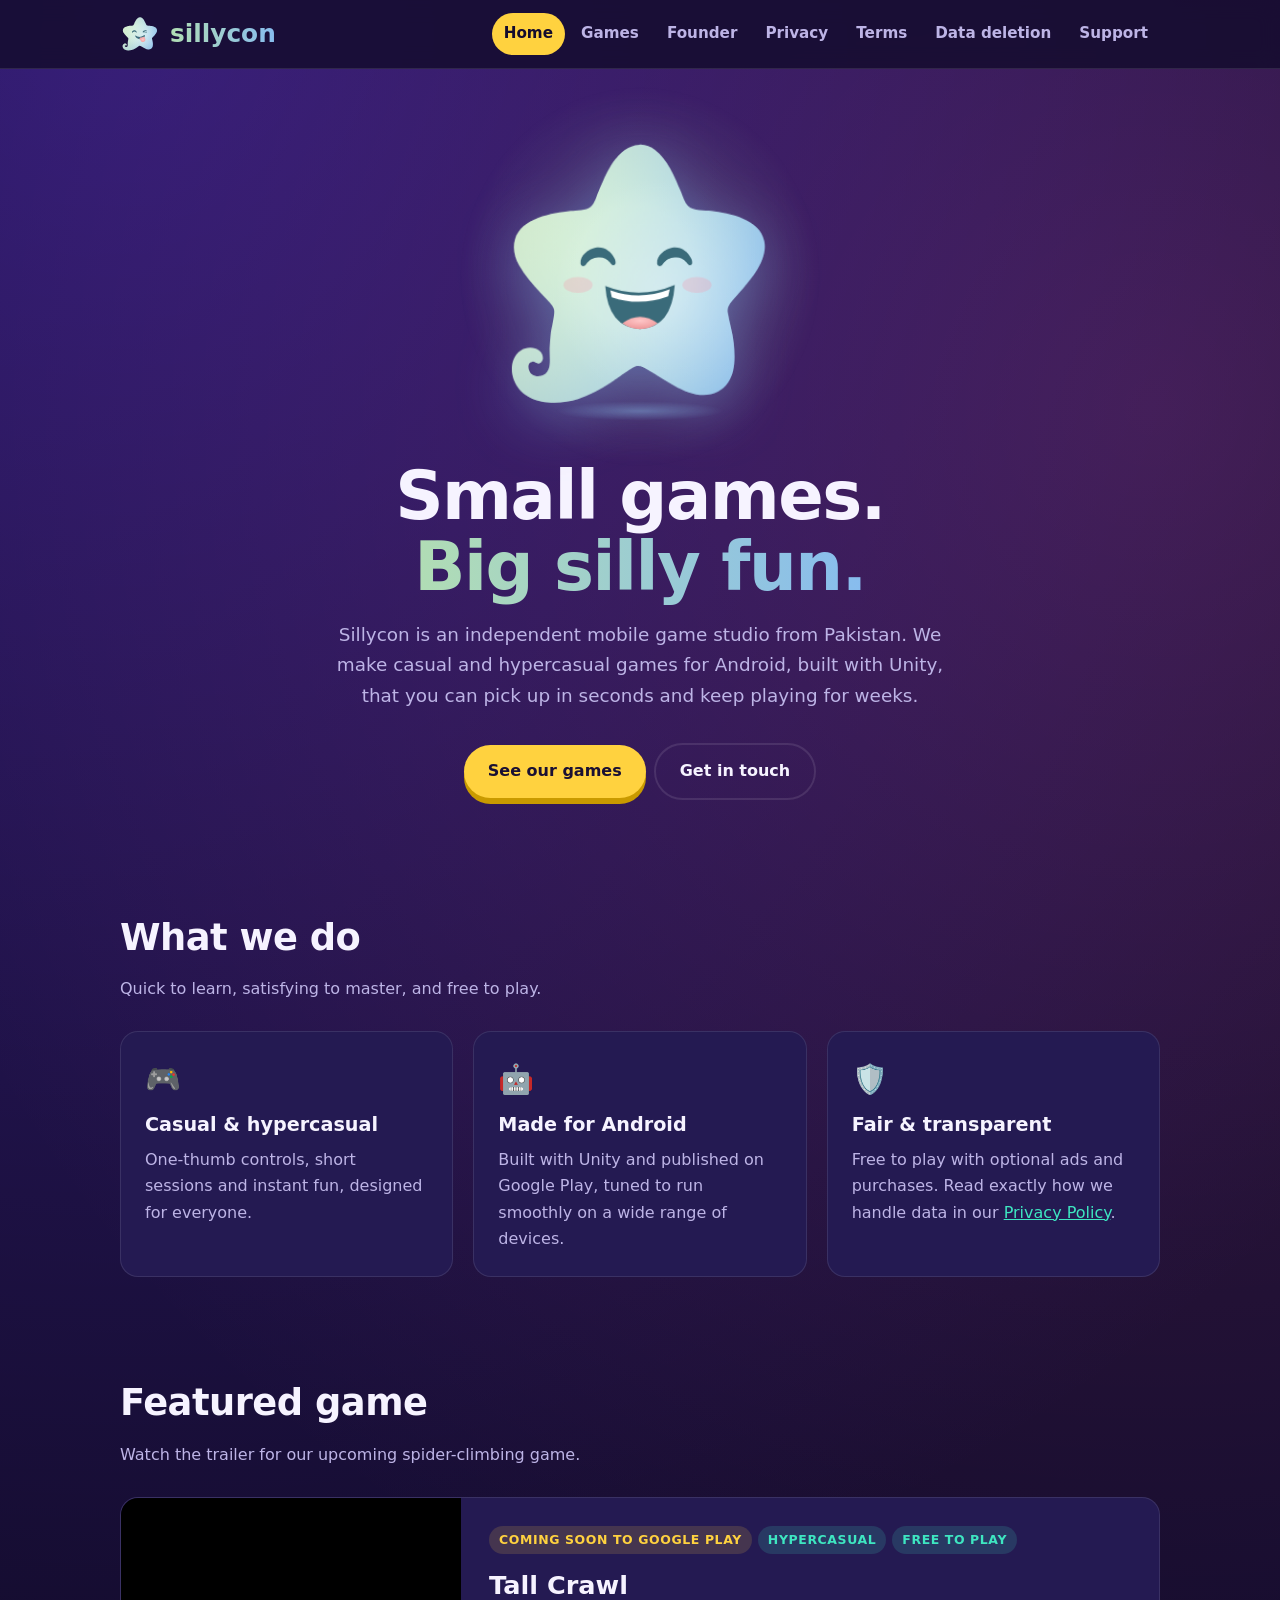
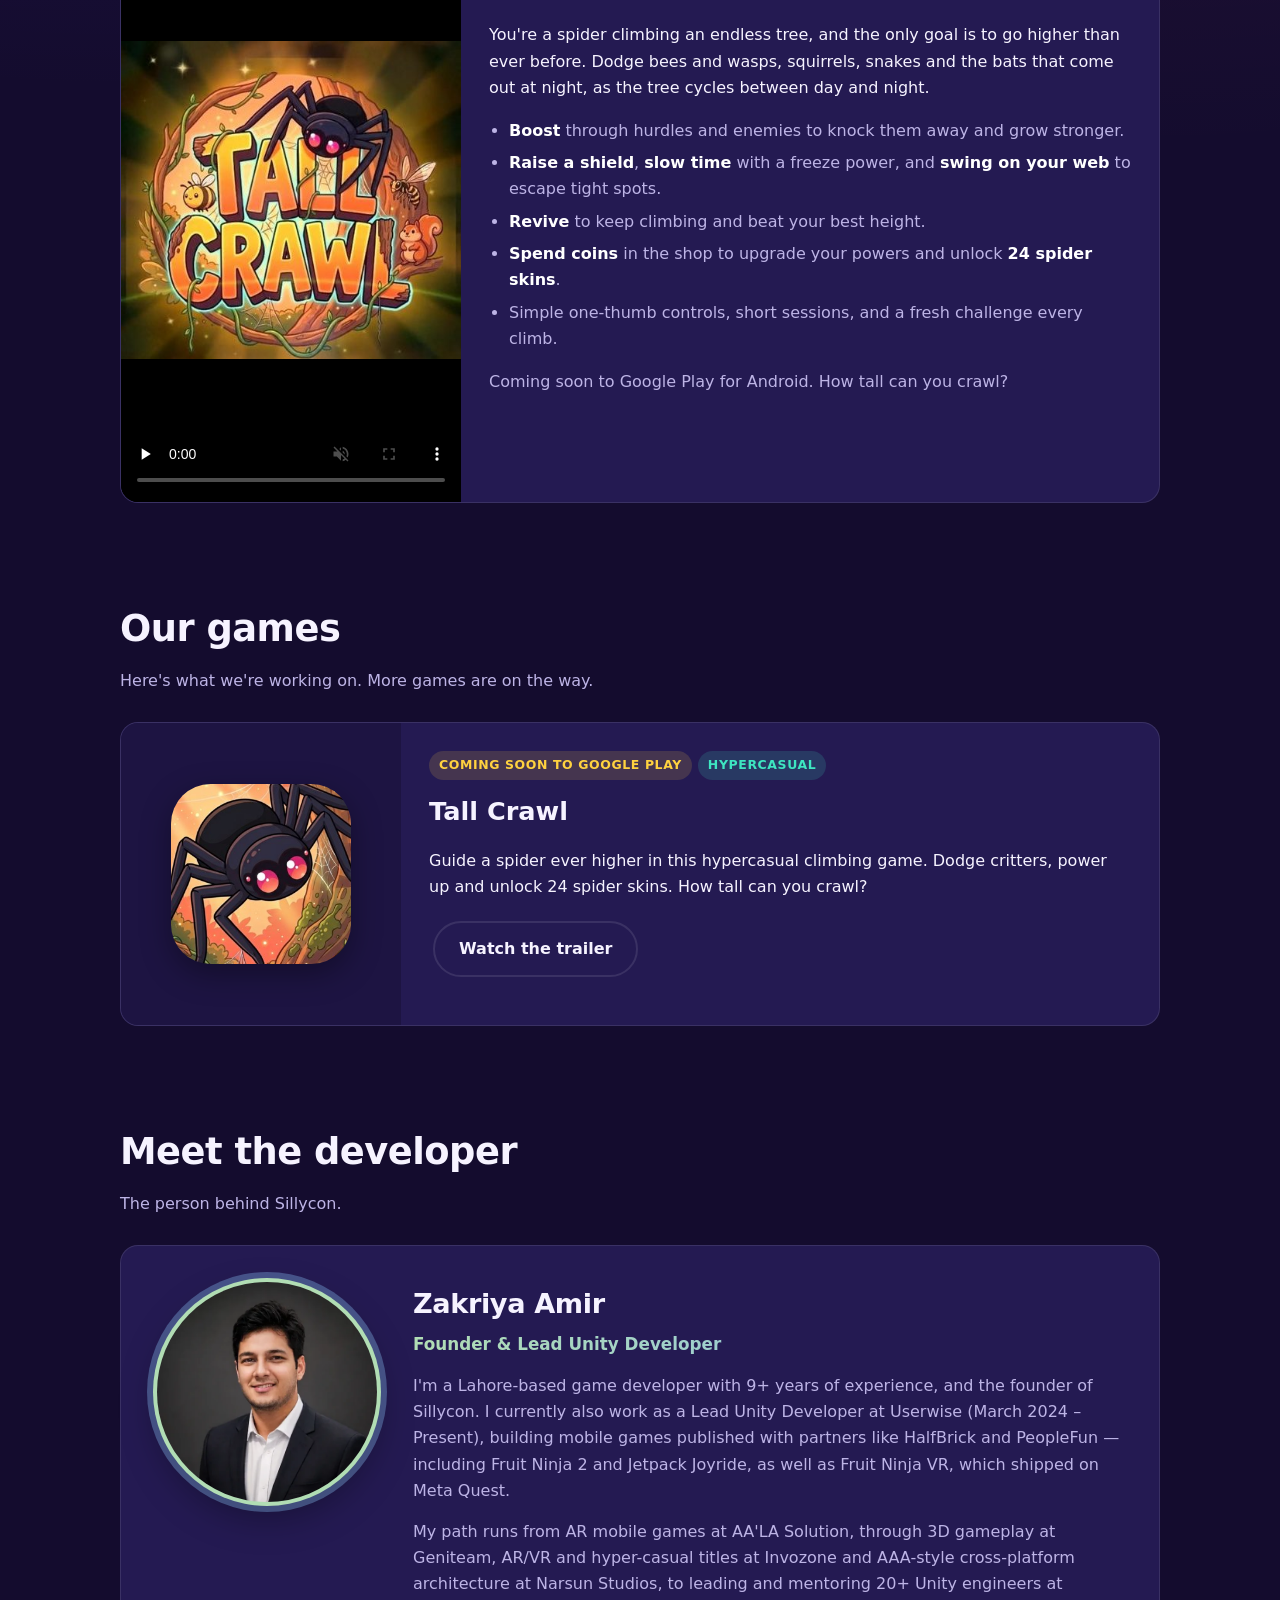
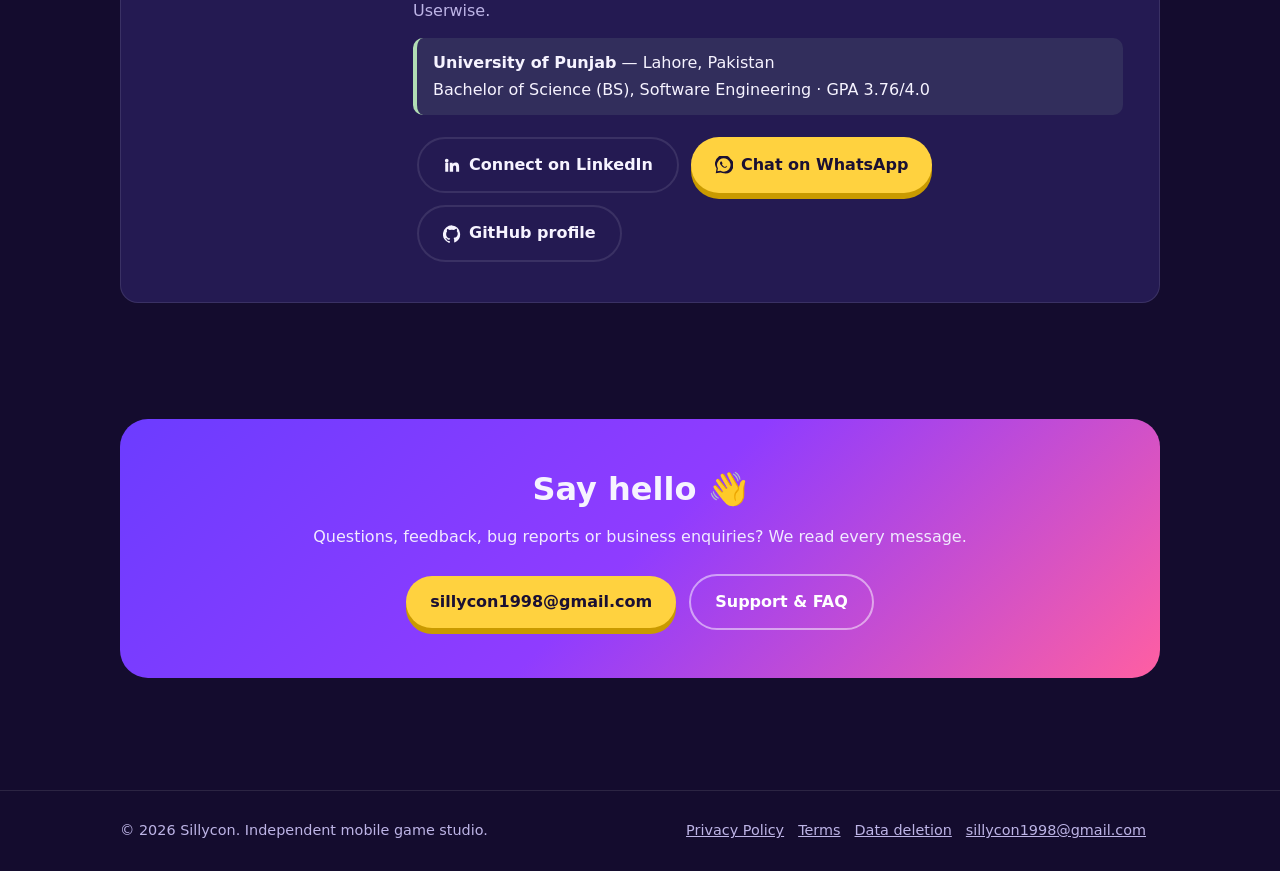
<file: index.html>
<!doctype html>
<html lang="en">
<head>
<meta charset="utf-8">
<meta name="viewport" content="width=device-width,initial-scale=1">
<title>Sillycon | Indie mobile game studio</title>
<meta name="description" content="Sillycon is an independent mobile game studio making casual and hypercasual games for Android, built with Unity.">
<meta name="theme-color" content="#140c2e">
<link rel="canonical" href="https://zakriyaamir.github.io/sillycon/">
<meta property="og:type" content="website">
<meta property="og:site_name" content="Sillycon">
<meta property="og:title" content="Sillycon | Indie mobile game studio">
<meta property="og:description" content="Sillycon is an independent mobile game studio making casual and hypercasual games for Android, built with Unity.">
<meta property="og:url" content="https://zakriyaamir.github.io/sillycon/">
<meta property="og:image" content="https://zakriyaamir.github.io/sillycon/assets/og.jpg">
<meta name="twitter:card" content="summary_large_image">
<link rel="icon" href="./assets/favicon.svg" type="image/svg+xml"><link rel="icon" href="./assets/favicon-32.png" sizes="32x32" type="image/png"><link rel="apple-touch-icon" href="./assets/apple-touch-icon.png">
<link rel="stylesheet" href="./assets/style.css">
</head>
<body>
<a href="#content" style="position:absolute;left:-9999px">Skip to content</a>
<header class="site"><div class="wrap">
<a class="brand" href="./index.html" aria-label="Sillycon home"><img src="./assets/sillycon-star.svg" alt="" width="40" height="40"><span>sillycon</span></a>
<nav class="main" aria-label="Main"><a href="./index.html" aria-current="page">Home</a><a href="./index.html#games">Games</a><a href="./index.html#founder">Founder</a><a href="./privacy-policy.html">Privacy</a><a href="./terms.html">Terms</a><a href="./data-deletion.html">Data deletion</a><a href="./support.html">Support</a></nav>
</div></header>
<div id="content"></div>
<main><section class="hero"><div class="wrap">
<div class="star-stage"><span class="shadow" aria-hidden="true"></span><div class="spider" aria-hidden="true"><svg viewBox="0 0 200 130" overflow="visible"><defs>
<radialGradient id="sp-ab" cx=".32" cy=".28" r=".8"><stop offset="0" stop-color="#3b3348"/><stop offset=".4" stop-color="#161018"/><stop offset="1" stop-color="#07050a"/></radialGradient>
<radialGradient id="sp-hd" cx=".38" cy=".3" r=".75"><stop offset="0" stop-color="#41384f"/><stop offset=".42" stop-color="#1a1424"/><stop offset="1" stop-color="#08060c"/></radialGradient>
<radialGradient id="sp-e" cx=".3" cy=".3" r=".72"><stop offset="0" stop-color="#ffc0da"/><stop offset=".38" stop-color="#ff3d8a"/><stop offset="1" stop-color="#8a0c42"/></radialGradient>
<radialGradient id="sp-sh" cx=".5" cy=".5" r=".5"><stop offset="0" stop-color="#000" stop-opacity=".4"/><stop offset="1" stop-color="#000" stop-opacity="0"/></radialGradient>
</defs>
<ellipse cx="108" cy="118" rx="56" ry="8" fill="url(#sp-sh)"/>
<g class="legs far"><g class="hip" data-g="a" data-amp="16" data-knee="-102" transform="translate(70 78) rotate(210)"><g class="femur"><line x1="0" y1="0" x2="36" y2="0" fill="none" stroke="#120c1a" stroke-width="6.2" stroke-linecap="round"/><line x1="0" y1="-0.8" x2="34" y2="-0.8" fill="none" stroke="#2a2238" stroke-width="1.6" stroke-linecap="round" opacity=".55"/><g class="tibia" transform="translate(36 0)"><line x1="0" y1="0" x2="34" y2="0" fill="none" stroke="#120c1a" stroke-width="5.6000000000000005" stroke-linecap="round"/><line x1="0" y1="-0.7" x2="30" y2="-0.7" fill="none" stroke="#2a2238" stroke-width="1.3" stroke-linecap="round" opacity=".45"/></g></g></g><g class="hip" data-g="b" data-amp="15" data-knee="-96" transform="translate(90 82) rotate(168)"><g class="femur"><line x1="0" y1="0" x2="36" y2="0" fill="none" stroke="#120c1a" stroke-width="6.2" stroke-linecap="round"/><line x1="0" y1="-0.8" x2="34" y2="-0.8" fill="none" stroke="#2a2238" stroke-width="1.6" stroke-linecap="round" opacity=".55"/><g class="tibia" transform="translate(36 0)"><line x1="0" y1="0" x2="34" y2="0" fill="none" stroke="#120c1a" stroke-width="5.6000000000000005" stroke-linecap="round"/><line x1="0" y1="-0.7" x2="30" y2="-0.7" fill="none" stroke="#2a2238" stroke-width="1.3" stroke-linecap="round" opacity=".45"/></g></g></g><g class="hip" data-g="a" data-amp="15" data-knee="96" transform="translate(118 82) rotate(12)"><g class="femur"><line x1="0" y1="0" x2="36" y2="0" fill="none" stroke="#120c1a" stroke-width="6.2" stroke-linecap="round"/><line x1="0" y1="-0.8" x2="34" y2="-0.8" fill="none" stroke="#2a2238" stroke-width="1.6" stroke-linecap="round" opacity=".55"/><g class="tibia" transform="translate(36 0)"><line x1="0" y1="0" x2="34" y2="0" fill="none" stroke="#120c1a" stroke-width="5.6000000000000005" stroke-linecap="round"/><line x1="0" y1="-0.7" x2="30" y2="-0.7" fill="none" stroke="#2a2238" stroke-width="1.3" stroke-linecap="round" opacity=".45"/></g></g></g><g class="hip" data-g="b" data-amp="16" data-knee="102" transform="translate(140 78) rotate(-28)"><g class="femur"><line x1="0" y1="0" x2="36" y2="0" fill="none" stroke="#120c1a" stroke-width="6.2" stroke-linecap="round"/><line x1="0" y1="-0.8" x2="34" y2="-0.8" fill="none" stroke="#2a2238" stroke-width="1.6" stroke-linecap="round" opacity=".55"/><g class="tibia" transform="translate(36 0)"><line x1="0" y1="0" x2="34" y2="0" fill="none" stroke="#120c1a" stroke-width="5.6000000000000005" stroke-linecap="round"/><line x1="0" y1="-0.7" x2="30" y2="-0.7" fill="none" stroke="#2a2238" stroke-width="1.3" stroke-linecap="round" opacity=".45"/></g></g></g></g>
<g class="sbody">
<ellipse cx="82" cy="74" rx="44" ry="37" fill="url(#sp-ab)"/>
<ellipse cx="68" cy="58" rx="18" ry="9" fill="#fff" opacity=".16" transform="rotate(-22 68 58)"/>
<ellipse cx="132" cy="78" rx="32" ry="29" fill="url(#sp-hd)"/>
<ellipse cx="122" cy="64" rx="12" ry="6" fill="#fff" opacity=".14" transform="rotate(-18 122 64)"/>
<ellipse cx="121" cy="80" rx="13.5" ry="16" fill="url(#sp-e)"/>
<ellipse cx="145" cy="79" rx="14.5" ry="17" fill="url(#sp-e)"/>
<ellipse cx="116.5" cy="73.5" rx="5.2" ry="6.4" fill="#fff" opacity=".95"/>
<ellipse cx="140" cy="72" rx="5.6" ry="6.8" fill="#fff" opacity=".95"/>
<ellipse cx="125.5" cy="86" rx="2.1" ry="2.4" fill="#fff" opacity=".7"/>
<ellipse cx="150" cy="85.5" rx="2.3" ry="2.6" fill="#fff" opacity=".7"/>
<ellipse cx="128" cy="64" rx="3.2" ry="3.6" fill="url(#sp-e)"/>
<ellipse cx="138" cy="63" rx="2.8" ry="3.2" fill="url(#sp-e)"/>
</g>
<g class="legs near"><g class="hip" data-g="b" data-amp="16" data-knee="-108" transform="translate(78 86) rotate(222)"><g class="femur"><line x1="0" y1="0" x2="36" y2="0" fill="none" stroke="#1c1528" stroke-width="8" stroke-linecap="round"/><line x1="0" y1="-0.8" x2="34" y2="-0.8" fill="none" stroke="#3a314c" stroke-width="1.6" stroke-linecap="round" opacity=".55"/><g class="tibia" transform="translate(36 0)"><line x1="0" y1="0" x2="34" y2="0" fill="none" stroke="#1c1528" stroke-width="7.4" stroke-linecap="round"/><line x1="0" y1="-0.7" x2="30" y2="-0.7" fill="none" stroke="#3a314c" stroke-width="1.3" stroke-linecap="round" opacity=".45"/></g></g></g><g class="hip" data-g="a" data-amp="15" data-knee="-100" transform="translate(98 90) rotate(180)"><g class="femur"><line x1="0" y1="0" x2="36" y2="0" fill="none" stroke="#1c1528" stroke-width="8" stroke-linecap="round"/><line x1="0" y1="-0.8" x2="34" y2="-0.8" fill="none" stroke="#3a314c" stroke-width="1.6" stroke-linecap="round" opacity=".55"/><g class="tibia" transform="translate(36 0)"><line x1="0" y1="0" x2="34" y2="0" fill="none" stroke="#1c1528" stroke-width="7.4" stroke-linecap="round"/><line x1="0" y1="-0.7" x2="30" y2="-0.7" fill="none" stroke="#3a314c" stroke-width="1.3" stroke-linecap="round" opacity=".45"/></g></g></g><g class="hip" data-g="b" data-amp="15" data-knee="100" transform="translate(126 90) rotate(2)"><g class="femur"><line x1="0" y1="0" x2="36" y2="0" fill="none" stroke="#1c1528" stroke-width="8" stroke-linecap="round"/><line x1="0" y1="-0.8" x2="34" y2="-0.8" fill="none" stroke="#3a314c" stroke-width="1.6" stroke-linecap="round" opacity=".55"/><g class="tibia" transform="translate(36 0)"><line x1="0" y1="0" x2="34" y2="0" fill="none" stroke="#1c1528" stroke-width="7.4" stroke-linecap="round"/><line x1="0" y1="-0.7" x2="30" y2="-0.7" fill="none" stroke="#3a314c" stroke-width="1.3" stroke-linecap="round" opacity=".45"/></g></g></g><g class="hip" data-g="a" data-amp="16" data-knee="108" transform="translate(146 86) rotate(-40)"><g class="femur"><line x1="0" y1="0" x2="36" y2="0" fill="none" stroke="#1c1528" stroke-width="8" stroke-linecap="round"/><line x1="0" y1="-0.8" x2="34" y2="-0.8" fill="none" stroke="#3a314c" stroke-width="1.6" stroke-linecap="round" opacity=".55"/><g class="tibia" transform="translate(36 0)"><line x1="0" y1="0" x2="34" y2="0" fill="none" stroke="#1c1528" stroke-width="7.4" stroke-linecap="round"/><line x1="0" y1="-0.7" x2="30" y2="-0.7" fill="none" stroke="#3a314c" stroke-width="1.3" stroke-linecap="round" opacity=".45"/></g></g></g></g>
</svg></div><div class="mascot" role="img" tabindex="0" aria-label="Sillycon star mascot waving hello"><span class="halo" aria-hidden="true"></span><div class="spin"><svg class="ms" viewBox="245 140 560 560" data-le="open" data-re="open" data-m="smile" aria-hidden="true" focusable="false">
<defs><linearGradient id="ms-g0" gradientUnits="userSpaceOnUse" x1="220.43" y1="311.28" x2="827.97" y2="522.84"><stop offset="0" stop-color="#EEFFCD"/><stop offset="1" stop-color="#9CCCFC"/></linearGradient><radialGradient id="ms-g1" gradientUnits="userSpaceOnUse" cx="516.03" cy="403.33" r="577.75"><stop offset=".2" stop-color="#4F86B8" stop-opacity="0"/><stop offset="1" stop-color="#4F86B8" stop-opacity=".481"/></radialGradient><radialGradient id="ms-g2" gradientUnits="userSpaceOnUse" cx="568.6" cy="448.95" r="215.89"><stop offset="0" stop-color="#fff" stop-opacity=".33"/><stop offset="1" stop-color="#fff" stop-opacity="0"/></radialGradient><radialGradient id="ms-g6" gradientUnits="userSpaceOnUse" cx="566" cy="496.6" r="51.2"><stop offset="0" stop-color="#FFC7C8"/><stop offset="1" stop-color="#EE9698"/></radialGradient><radialGradient id="ms-t" cx=".5" cy=".3" r=".7"><stop offset="0" stop-color="#FFC7C8"/><stop offset="1" stop-color="#EE9698"/></radialGradient><path id="ms-body" d="M523.75 172.61C534.53 171.79 545.99 176.29 554.66 182.42C579.72 200.13 593.63 233.10 605.89 260.14C610.00 269.19 613.34 281.35 620.89 288.21C630.28 296.75 653.82 295.65 666.32 297.06C701.50 301.02 762.88 312.22 771.60 353.69C779.39 390.80 741.67 428.83 719.00 453.75C712.60 460.78 703.93 468.07 700.14 476.96C698.72 480.31 698.50 484.21 699.10 487.77C702.28 506.83 708.89 525.11 710.92 544.49C712.74 561.86 713.90 580.06 709.64 597.19C705.52 613.78 695.18 628.75 679.48 636.23C632.75 658.50 580.05 616.04 540.48 595.04C534.26 591.74 526.29 586.79 518.94 588.08C508.81 589.86 477.69 612.92 466.83 619.57C446.49 632.03 424.86 643.52 401.88 650.20C360.05 662.34 294.95 662.14 274.80 614.43C269.83 602.66 269.01 589.49 273.55 577.42C286.99 541.72 336.72 550.44 331.89 576.13C331.22 579.67 328.07 582.87 324.57 583.59C319.89 584.56 316.42 579.46 311.42 580.04C298.89 581.49 303.47 598.92 310.57 603.78C315.26 606.99 321.38 607.72 326.89 606.95C334.47 605.89 340.46 601.13 343.51 594.15C348.15 583.54 345.04 565.12 345.77 553.37C346.33 544.44 346.78 535.34 348.02 526.47C349.48 516.02 355.63 492.94 354.70 484.08C354.32 480.42 352.47 477.01 350.20 474.19C343.33 465.64 334.82 458.40 327.28 450.45C311.90 434.24 296.21 418.22 284.86 398.79C276.49 384.45 271.82 367.22 276.71 350.91C289.05 309.77 351.33 301.24 387.57 297.10C398.88 295.81 418.33 296.49 427.28 289.13C435.42 282.43 438.20 270.51 442.34 261.23C458.39 225.22 478.58 176.07 523.75 172.61Z"/></defs>
<use href="#ms-body" fill="url(#ms-g0)"/><use href="#ms-body" fill="url(#ms-g1)"/><use href="#ms-body" fill="url(#ms-g2)"/>
<g class="cheeks" fill="#FF8FA6"><ellipse cx="402" cy="436" rx="29" ry="15"/><ellipse cx="638" cy="436" rx="29" ry="15"/></g>
<g class="gaze" fill="#3A6B7A"><g class="le" transform="translate(442 383)"><g class="st s-open"><g class="ball"><ellipse rx="22" ry="29" fill="#3A6B7A"/><circle cx="-7" cy="-11" r="8" fill="#fff"/><circle cx="7" cy="10" r="3.5" fill="#fff" opacity=".75"/></g></g><g class="st s-happy"><path d="M437.00 363.09C453.09 360.19 468.39 370.24 474.99 384.32C476.96 388.50 478.41 397.62 470.77 395.70C468.27 395.08 466.71 392.23 465.04 390.54C459.94 385.38 452.71 381.50 445.36 381.50C435.59 381.50 426.81 383.99 420.15 391.63C418.36 393.68 416.85 396.41 414.14 397.34C410.95 398.44 407.30 396.38 406.99 393.06C405.53 377.16 423.34 365.56 437.00 363.09Z" transform="translate(-442 -380)"/></g></g><g class="re" transform="translate(594 383)"><g class="st s-open"><g class="ball"><ellipse rx="22" ry="29" fill="#3A6B7A"/><circle cx="-7" cy="-11" r="8" fill="#fff"/><circle cx="7" cy="10" r="3.5" fill="#fff" opacity=".75"/></g></g><g class="st s-happy"><path d="M437.00 363.09C453.09 360.19 468.39 370.24 474.99 384.32C476.96 388.50 478.41 397.62 470.77 395.70C468.27 395.08 466.71 392.23 465.04 390.54C459.94 385.38 452.71 381.50 445.36 381.50C435.59 381.50 426.81 383.99 420.15 391.63C418.36 393.68 416.85 396.41 414.14 397.34C410.95 398.44 407.30 396.38 406.99 393.06C405.53 377.16 423.34 365.56 437.00 363.09Z" transform="translate(-442 -380)"/></g><g class="st s-wink"><path d="M600.50 362.84C605.76 361.89 612.75 362.68 617.63 364.75C620.56 365.98 623.05 367.09 624.30 370.25C625.07 372.19 624.50 375.07 622.32 375.87C619.29 376.98 614.82 375.50 611.65 375.26C606.62 374.88 601.06 375.65 596.20 376.92C594.73 377.31 582.21 382.12 583.51 383.81C583.84 384.25 592.29 383.67 593.60 383.76C602.35 384.34 620.00 387.85 623.01 397.79C623.37 398.96 623.38 400.21 622.65 401.24C619.86 405.17 612.68 398.08 609.74 396.66C600.25 392.05 590.04 390.21 579.51 391.79C576.30 392.27 573.49 393.97 570.38 394.68C568.31 395.16 565.72 395.21 564.37 393.27C559.99 386.98 572.47 374.99 577.18 371.59C584.27 366.47 592.10 364.36 600.50 362.84Z" transform="translate(-594 -383)"/></g></g></g>
<g class="mouth">
<g class="st m-smile"><path d="M468 447Q525 497 582 445" fill="none" stroke="#3A6B7A" stroke-width="13" stroke-linecap="round"/></g>
<g class="st m-talk"><g class="jaw"><path d="M467 444Q525 458 583 442Q579 506 525 509Q471 506 467 444Z" fill="#3A6B7A"/><path d="M493 499Q525 474 557 499Q543 509 525 509Q507 509 493 499Z" fill="url(#ms-t)"/></g></g>
<g class="st m-grin"><path d="M456 438Q525 464 594 436Q588 516 525 519Q462 516 456 438Z" fill="#3A6B7A"/><path d="M466 446Q525 466 584 444L581 457Q525 477 469 459Z" fill="#fff"/><path d="M490 508Q525 484 560 508Q544 519 525 519Q506 519 490 508Z" fill="url(#ms-t)"/></g>
<g class="st m-cheeky"><path d="M586.50 432.84C598.17 430.52 595.35 446.64 592.13 452.44C591.02 454.44 588.30 457.49 588.02 459.71C587.84 461.04 588.88 464.62 588.75 464.78C586.41 467.50 580.16 460.81 574.93 461.52C571.21 462.02 562.79 466.30 559.75 468.60C558.01 469.91 557.15 472.33 555.14 473.23C553.09 474.16 544.51 472.70 540.90 473.37C536.03 474.28 530.96 474.67 526.28 476.44C514.14 481.02 530.97 488.79 526.00 494.18C525.01 495.26 522.90 492.21 521.61 492.02C517.09 491.36 512.44 491.48 507.95 490.39C496.06 487.51 485.52 482.73 475.59 475.47C468.31 470.15 461.88 462.75 457.49 454.89C454.79 450.05 452.81 437.63 462.48 440.35C465.93 441.32 468.69 445.06 471.74 446.90C481.10 452.54 491.20 456.07 501.91 457.94C526.27 462.21 551.58 457.15 572.36 443.74C576.05 441.35 583.08 433.52 586.50 432.84Z" fill="#3A6B7A"/><path d="M576.50 457.59C580.13 456.89 583.73 459.66 586.19 461.93C598.55 473.35 604.98 488.97 601.58 505.81C601.28 507.32 601.49 509.34 600.85 510.74C600.58 511.34 600.02 511.78 599.75 512.40C599.35 513.31 599.53 514.41 599.06 515.30C593.67 525.59 584.36 532.16 573.01 534.04C570.77 534.41 568.98 535.14 566.64 534.99C564.56 534.86 562.32 534.11 560.30 533.61C559.18 533.34 557.97 533.41 556.83 533.21C555.26 532.94 549.65 530.04 548.39 528.98C547.30 528.06 545.62 527.55 544.69 526.59C541.88 523.69 539.21 520.83 536.85 517.55C534.67 514.51 533.46 510.71 531.79 507.33C529.32 502.32 526.79 497.22 523.98 492.38C521.91 488.82 517.82 485.77 516.62 481.75C515.83 479.14 517.12 477.43 518.95 476.15C524.53 472.23 540.30 468.50 547.40 469.01C548.36 469.08 554.44 470.54 554.70 470.43C555.23 470.19 554.69 469.86 554.66 469.63C554.64 469.51 556.50 466.68 556.74 466.43C560.12 463.05 571.66 458.53 576.50 457.59Z" fill="url(#ms-g6)"/><path d="M559.26 473.57C560.82 472.68 566.37 481.94 567.07 483.27C568.09 485.20 572.71 493.11 571.47 495.07C571.10 495.65 570.52 494.56 570.39 494.35C568.39 491.26 567.69 487.38 565.78 484.19C563.80 480.88 561.18 477.96 559.26 474.63C559.09 474.35 558.83 473.81 559.26 473.57Z" fill="#EB9FA3"/></g>
<g class="st m-o"><ellipse cx="522" cy="476" rx="19" ry="24" fill="#3A6B7A"/><ellipse cx="522" cy="489" rx="11" ry="8" fill="url(#ms-t)"/></g>
</g>
<g class="sparkle" transform="translate(660 318)"><path class="sp" d="M0-22Q3-3 22 0Q3 3 0 22Q-3 3-22 0Q-3-3 0-22Z" fill="#fff"/><path class="sp sp2" d="M30 22Q31.5 30.5 40 32Q31.5 33.5 30 42Q28.5 33.5 20 32Q28.5 30.5 30 22Z" fill="#FFF6C8"/></g>
</svg></div><span class="bubble" aria-hidden="true">Hi there! <span class="hand">👋</span></span></div></div>
<h1>Small games.<br><span class="hl">Big silly fun.</span></h1>
<p>Sillycon is an independent mobile game studio from Pakistan. We make casual and hypercasual games for Android, built with Unity, that you can pick up in seconds and keep playing for weeks.</p>
<a class="btn" href="#games">See our games</a><a class="btn alt" href="#contact">Get in touch</a>
</div></section>

<section><div class="wrap">
<h2 class="sec">What we do</h2>
<p class="lead">Quick to learn, satisfying to master, and free to play.</p>
<div class="grid">
<div class="card"><div class="ico" aria-hidden="true">🎮</div><h3>Casual &amp; hypercasual</h3><p>One-thumb controls, short sessions and instant fun, designed for everyone.</p></div>
<div class="card"><div class="ico" aria-hidden="true">🤖</div><h3>Made for Android</h3><p>Built with Unity and published on Google Play, tuned to run smoothly on a wide range of devices.</p></div>
<div class="card"><div class="ico" aria-hidden="true">🛡️</div><h3>Fair &amp; transparent</h3><p>Free to play with optional ads and purchases. Read exactly how we handle data in our <a href="privacy-policy.html">Privacy Policy</a>.</p></div>
</div>
</div></section>

<section id="featured"><div class="wrap">
<h2 class="sec">Featured game</h2>
<p class="lead">Watch the trailer for our upcoming spider-climbing game.</p>
<article class="game feature">
<video class="trailer" controls playsinline muted loop preload="none" poster="assets/tall-crawl.jpg" width="720" height="1280" aria-label="Tall Crawl trailer"><source src="https://zakriyaamir.github.io/assets/videos/tall-crawl-trailer.mp4" type="video/mp4">Your browser can't play this video. <a href="https://zakriyaamir.github.io/assets/videos/tall-crawl-trailer.mp4">Watch the Tall Crawl trailer</a>.</video>
<div class="body">
<span class="tag soon">Coming soon to Google Play</span><span class="tag">Hypercasual</span><span class="tag">Free to play</span>
<h3>Tall Crawl</h3>
<p>You're a spider climbing an endless tree, and the only goal is to go higher than ever before. Dodge bees and wasps, squirrels, snakes and the bats that come out at night, as the tree cycles between day and night.</p>
<ul class="feats">
<li><b>Boost</b> through hurdles and enemies to knock them away and grow stronger.</li>
<li><b>Raise a shield</b>, <b>slow time</b> with a freeze power, and <b>swing on your web</b> to escape tight spots.</li>
<li><b>Revive</b> to keep climbing and beat your best height.</li>
<li><b>Spend coins</b> in the shop to upgrade your powers and unlock <b>24 spider skins</b>.</li>
<li>Simple one-thumb controls, short sessions, and a fresh challenge every climb.</li>
</ul>
<p class="muted">Coming soon to Google Play for Android. How tall can you crawl?</p>
<!-- When the game is live, add: <p><a class="btn" href="https://play.google.com/store/apps/details?id=PACKAGE_NAME">Get it on Google Play</a></p> -->
</div>
</article>
</div></section>

<section id="games"><div class="wrap">
<h2 class="sec">Our games</h2>
<p class="lead">Here's what we're working on. More games are on the way.</p>
<div class="games">
<!-- One <article class="game"> block per game. Copy this block to add a new game. -->
<article class="game">
<div class="icon-wrap"><img src="assets/tall-crawl-icon.jpg" alt="Tall Crawl app icon" width="288" height="288" loading="lazy" decoding="async"></div>
<div class="body">
<span class="tag soon">Coming soon to Google Play</span><span class="tag">Hypercasual</span>
<h3>Tall Crawl</h3>
<p>Guide a spider ever higher in this hypercasual climbing game. Dodge critters, power up and unlock 24 spider skins. How tall can you crawl?</p>
<p><a class="btn alt" href="#featured">Watch the trailer</a></p>
<!-- When the game is live, add: <p><a class="btn" href="https://play.google.com/store/apps/details?id=PACKAGE_NAME">Get it on Google Play</a></p> -->
</div>
</article>
</div>
</div></section>


<section id="founder"><div class="wrap">
<h2 class="sec">Meet the developer</h2>
<p class="lead">The person behind Sillycon.</p>
<article class="founder">
<img class="founder-photo" src="assets/founder.webp" alt="Portrait of Zakriya Amir, founder of Sillycon" width="512" height="512" loading="lazy" decoding="async">
<div class="body">
<h3>Zakriya Amir</h3>
<p class="founder-role">Founder &amp; Lead Unity Developer</p>
<p>I'm a Lahore-based game developer with 9+ years of experience, and the founder of Sillycon. I currently also work as a Lead Unity Developer at Userwise (March 2024 – Present), building mobile games published with partners like HalfBrick and PeopleFun — including Fruit Ninja 2 and Jetpack Joyride, as well as Fruit Ninja VR, which shipped on Meta Quest.</p>
<p>My path runs from AR mobile games at AA'LA Solution, through 3D gameplay at Geniteam, AR/VR and hyper-casual titles at Invozone and AAA-style cross-platform architecture at Narsun Studios, to leading and mentoring 20+ Unity engineers at Userwise.</p>
<p class="founder-edu"><strong>University of Punjab</strong> — Lahore, Pakistan<br>Bachelor of Science (BS), Software Engineering · GPA 3.76/4.0</p>
<p class="founder-actions">
<a class="btn alt" href="https://www.linkedin.com/in/zack-a-9a1238159/" target="_blank" rel="noopener">
<svg viewBox="0 0 24 24" width="18" height="18" fill="currentColor" aria-hidden="true"><path d="M4.98 3.5a2.5 2.5 0 1 1 0 5 2.5 2.5 0 0 1 0-5zM3 9h4v12H3zM9 9h3.8v1.7h.1c.5-1 1.8-2 3.8-2 4 0 4.8 2.6 4.8 6V21h-4v-5.5c0-1.3 0-3-1.9-3s-2.1 1.4-2.1 2.9V21H9z"/></svg>
<span>Connect on LinkedIn</span></a>
<a class="btn" href="https://wa.me/923054492409?text=Hi%20Zakriya%2C%20I%20found%20you%20via%20Sillycon" target="_blank" rel="noopener">
<svg viewBox="0 0 24 24" width="18" height="18" fill="currentColor" aria-hidden="true"><path d="M20.5 3.5A11 11 0 0 0 2.1 16.7L1 23l6.5-1.1A11 11 0 0 0 12 23a11 11 0 0 0 8.5-19.5zM12 21a9 9 0 0 1-4.6-1.3l-.3-.2-3.9.7.7-3.8-.2-.3A9 9 0 1 1 12 21zm5-6.7c-.3-.1-1.6-.8-1.9-.9s-.4-.1-.6.1-.7.9-.8 1-.3.2-.6.1a7.4 7.4 0 0 1-2.2-1.4 8.2 8.2 0 0 1-1.5-1.9c-.2-.3 0-.4.1-.6l.4-.5.1-.3c0-.1 0-.3-.1-.4s-.6-1.4-.8-1.9-.4-.4-.6-.4h-.5c-.2 0-.4.1-.6.3s-.8.8-.8 1.9.8 2.2.9 2.3c.1.2 1.6 2.5 3.8 3.5 1.4.6 1.8.6 2.5.5.4 0 1.6-.6 1.8-1.3s.2-1.1.2-1.2-.2-.2-.4-.3z"/></svg>
<span>Chat on WhatsApp</span></a>
<a class="btn alt" href="https://github.com/ZakriyaAmir" target="_blank" rel="noopener">
<svg viewBox="0 0 24 24" width="18" height="18" fill="currentColor" aria-hidden="true"><path d="M12 .5a12 12 0 0 0-3.8 23.4c.6.1.8-.3.8-.6v-2c-3.3.7-4-1.6-4-1.6-.6-1.4-1.4-1.8-1.4-1.8-1-.7.1-.7.1-.7 1.2.1 1.8 1.2 1.8 1.2 1 1.8 2.8 1.3 3.5 1 .1-.8.4-1.3.7-1.6-2.7-.3-5.5-1.3-5.5-5.9 0-1.3.5-2.4 1.2-3.2-.1-.3-.5-1.5.1-3.2 0 0 1-.3 3.3 1.2a11.5 11.5 0 0 1 6 0C17.3 4.7 18.3 5 18.3 5c.7 1.7.2 2.9.1 3.2.8.8 1.2 1.9 1.2 3.2 0 4.6-2.8 5.6-5.5 5.9.4.4.8 1.1.8 2.2v3.3c0 .3.2.7.8.6A12 12 0 0 0 12 .5z"/></svg>
<span>GitHub profile</span></a>
</p>
</div>
</article>
</div></section>

<section id="contact"><div class="wrap">
<div class="contact">
<h2>Say hello 👋</h2>
<p>Questions, feedback, bug reports or business enquiries? We read every message.</p>
<a class="btn" href="mailto:sillycon1998@gmail.com">sillycon1998@gmail.com</a>
<a class="btn alt" href="support.html" style="color:#fff;border-color:rgba(255,255,255,.5)">Support &amp; FAQ</a>
</div>
</div></section>
</main>
<footer class="site"><div class="wrap">
<div>&copy; 2026 Sillycon. Independent mobile game studio.</div>
<div><a href="./privacy-policy.html">Privacy Policy</a><a href="./terms.html">Terms</a><a href="./data-deletion.html">Data deletion</a><a href="mailto:sillycon1998@gmail.com">sillycon1998@gmail.com</a></div>
</div></footer>
<script>
(()=>{const st=document.querySelector('.star-stage');if(!st)return;const M=st.querySelector('.mascot'),spin=M.querySelector('.spin'),svg=M.querySelector('svg'),body=svg.querySelector('#ms-body'),gz=svg.querySelector('.gaze'),sh=st.querySelector('.shadow'),bub=M.querySelector('.bubble'),SP=st.querySelector('.spider');
const face=(l,r,m)=>{svg.dataset.le=l;svg.dataset.re=r;svg.dataset.m=m};
const F={smile:['open','open','smile'],talk:['open','open','talk'],grin:['happy','happy','grin'],cheeky:['happy','wink','cheeky'],surprised:['big','big','o'],squint:['happy','happy','smile'],wink:['open','happy','cheeky']};
const ex=n=>face(...F[n]);
st.classList.add('ready');
if(matchMedia('(prefers-reduced-motion: reduce)').matches){ex('smile');return}
/* arm rig: bend the upper-right star point around a shoulder pivot */
const parts=body.getAttribute('d').split(/(-?\d+\.?\d*)/),N=[];for(let i=1;i<parts.length;i+=2)N.push(+parts[i]);
const PX=650,PY=392,AX=.943,AY=-.333,W=[];
for(let i=0;i<N.length;i+=2){let w=((N[i]-PX)*AX+(N[i+1]-PY)*AY-6)/95;w=Math.min(1,Math.max(0,w));W.push(w*w*(3-2*w))}
let lastA=0;const setArm=a=>{if(Math.abs(a-lastA)<.08)return;lastA=a;const o=parts.slice(),r=a*Math.PI/180;
for(let i=0;i<N.length;i+=2){let x=N[i],y=N[i+1];const w=W[i/2];if(w){const t=r*w,c=Math.cos(t),s=Math.sin(t),dx=x-PX,dy=y-PY;x=PX+dx*c-dy*s;y=PY+dx*s+dy*c}o[2*i+1]=x.toFixed(1);o[2*i+3]=y.toFixed(1)}body.setAttribute('d',o.join(''))};
/* timeline */
const T0=performance.now(),now=()=>(performance.now()-T0)/1e3;let clips=[],evs=[],busy=0,spinning=false,blush=.25,blushT=.25,gx=0,gy=0,tgx=0,tgy=0;
const play=(d,fn)=>clips.push({s:now(),d,fn});const at=(t,f)=>evs.push({t:now()+t,f});
const sm=x=>x*x*(3-2*x),eo=x=>1-Math.pow(1-x,3),env=(e,d,r=.28)=>Math.min(1,e/r,(d-e)/r);
const size=()=>M.offsetWidth;
function boing(a=.05){play(.45,(p,P)=>{const s=a*Math.sin(p*Math.PI*3)*(1-p);P.sy-=s;P.sx+=s*.8})}
function wink(){ex('wink');blushT=.75;svg.classList.remove('spark');void svg.getBBox();svg.classList.add('spark');boing(.04);at(1.1,()=>{svg.classList.remove('spark');if(svg.dataset.re==='happy'&&svg.dataset.m==='cheeky'){ex('smile');blushT=.3}})}
function greet(){busy=now()+4.2;ex('talk');blushT=.6;bub.classList.add('on');
 play(2.7,(p,P,e,d)=>{const k=sm(Math.max(0,env(e,d,.35)));P.arm+=k*(-20-22*Math.sin(e*Math.PI*2*1.9));P.rot-=k*7;P.sc+=k*.05;P.y-=k*.02*size()});
 at(2.55,wink);at(3.4,()=>bub.classList.remove('on'))}
function jump(){if(spinning)return;spinning=true;busy=now()+1.2;ex('grin');blushT=.7;const u=size();
 play(1,(p,P,e)=>{if(e<.14){const k=e/.14;P.sy-=.16*k;P.sx+=.12*k}else if(e<.74){const k=(e-.14)/.6;P.y-=u*.24*Math.sin(Math.PI*k);P.sy+=.08*Math.sin(Math.PI*k);P.sx-=.05*Math.sin(Math.PI*k);P.rot+=360*sm(k)}else{const k=(e-.74)/.26;const s=.15*Math.exp(-4*k)*Math.cos(k*9);P.sy-=s;P.sx+=s*.8}});
 at(1,()=>{spinning=false;greet()})}
function giggle(){if(now()<busy)return;busy=now()+1.1;ex('squint');blushT=.8;play(.9,(p,P,e)=>{const k=1-p;P.rot+=6*Math.sin(e*30)*k;P.sy+=.05*Math.sin(e*24)*k;P.sx-=.04*Math.sin(e*24)*k});at(1.1,()=>{if(svg.dataset.m==='smile'&&svg.dataset.le==='happy'){ex('smile');blushT=.3}})}
/* entrance: roll and hop in from the left */
const r0=st.getBoundingClientRect(),X0=-(r0.left+r0.width/2+size()*.75);busy=4.5;ex('surprised');
play(2.35,(p,P,e)=>{const u=size();if(e<1.9){const q=e/1.9,qe=eo(q);P.x+=X0*(1-qe);
 const seg=[[0,.4,.3],[.4,.72,.16],[.72,1,.06]];for(const[a,b,h]of seg)if(q>=a&&q<b){const l=(q-a)/(b-a);P.y-=u*h*Math.sin(Math.PI*l);P.sy+=.07*Math.sin(Math.PI*l)*h*3;P.sx-=.05*Math.sin(Math.PI*l)*h*3}
 for(const b of[.4,.72]){const k=Math.max(0,1-Math.abs(q-b)/.05);P.sy-=.16*k;P.sx+=.13*k}
 P.rot-=360*(1-eo(Math.min(1,q/.85)))}else{const k=(e-1.9)/.45,s=.2*Math.exp(-5*k)*Math.cos(k*14);P.sy-=s;P.sx+=s*.85}});
at(1.75,()=>ex('grin'));at(2.45,greet);
let spid=null,lastT=0,nextSpider=now()+(/[?&]spider\b/.test(location.search)?7.4:12+Math.random()*13);
function poseLegs(gait){if(!SP)return;SP.querySelectorAll('.hip').forEach(h=>{const ph=(gait+(h.dataset.g==='b'?.5:0))%1,swing=ph<.46,u=swing?ph/.46:(ph-.46)/.54,sm=u*u*(3-2*u),amp=+h.dataset.amp,k0=+h.dataset.knee;let fem,knee,lift;if(swing){fem=amp*(1-2*sm);lift=-10*Math.sin(Math.PI*sm);knee=k0+(Math.sign(k0)||1)*-22*Math.sin(Math.PI*sm)}else{fem=-amp*(1-2*sm);lift=0;knee=k0+(Math.sign(k0)||1)*6*Math.sin(Math.PI*sm)}h.querySelector('.femur').setAttribute('transform',`translate(0 ${lift.toFixed(2)}) rotate(${fem.toFixed(2)})`);h.querySelector('.tibia').setAttribute('transform',`translate(36 0) rotate(${knee.toFixed(2)})`);});const bob=Math.sin(gait*Math.PI*2)*2.4,sway=Math.sin(gait*Math.PI*2)*2.6;const bd=SP.querySelector('.sbody');if(bd)bd.setAttribute('transform',`translate(0 ${bob.toFixed(2)}) rotate(${sway.toFixed(2)} 108 76)`)}
function spider(){if(!SP||spid||document.hidden)return;SP.classList.add('run');const r=st.getBoundingClientRect(),w=SP.offsetWidth,dir=Math.random()<.5?1:-1,a=-r.left-w-12,b=innerWidth-r.left+12,x0=dir>0?a:b,x1=dir>0?b:a;
 spid={x0,x1,dir,d:Math.min(2,Math.max(1.25,Math.abs(x1-x0)/850)),p:0,sp:1,x:x0,gait:0};busy=now()+99;ex('surprised');blushT=.45;svg.classList.remove('spark');void svg.getBBox();svg.classList.add('spark');at(1,()=>svg.classList.remove('spark'));
 play(.5,(p,P)=>{const k=Math.sin(Math.PI*p);P.y-=size()*.06*k;P.sy+=.05*k;P.sx-=.04*k});SP.style.transform=`translateX(${x0}px) scaleX(${dir})`}
function endSpider(){SP.classList.remove('run');spid=null;tgx=tgy=0;ex('smile');blushT=.3;busy=now()+.5;nextSpider=now()+12+Math.random()*13;nextGreet=Math.max(nextGreet,now()+7);nextExp=now()+2.5}
if(SP){SP.addEventListener('click',e=>{e.stopPropagation();if(spid)spid.sp=2.3});document.addEventListener('visibilitychange',()=>{if(document.hidden&&spid)endSpider()})}
window.sillySpider=()=>{if(!spid&&!matchMedia('(prefers-reduced-motion: reduce)').matches)spider()};
let nextBlink=now()+3.2,nextExp=now()+7.6,nextGreet=now()+19,ei=0;const cyc=['grin','cheeky','surprised','squint','smile','talk','smile'];
/* interaction */
addEventListener('pointermove',e=>{const r=M.getBoundingClientRect(),cx=r.left+r.width/2,cy=r.top+r.height*.45;tgx=Math.max(-1,Math.min(1,(e.clientX-cx)/260));tgy=Math.max(-1,Math.min(1,(e.clientY-cy)/220))},{passive:true});
document.addEventListener('pointerleave',()=>{tgx=tgy=0});
M.addEventListener('pointerenter',e=>{if(e.pointerType!=='touch')giggle()});
M.addEventListener('click',jump);M.addEventListener('keydown',e=>{if(e.key==='Enter'||e.key===' '){e.preventDefault();jump()}});
(function loop(){const t=now(),u=size();
 for(let i=evs.length-1;i>=0;i--)if(t>=evs[i].t){const f=evs[i].f;evs.splice(i,1);f()}
 if(t>busy){if(t>nextSpider&&!document.hidden)spider();else if(t>nextGreet){greet();nextGreet=t+16+Math.random()*6;nextExp=t+7.5}else if(t>nextExp){ex(cyc[ei++%cyc.length]);boing(.035);blushT=.25+Math.random()*.3;nextExp=t+3.2+Math.random()*1.6}}
 if(t>nextBlink&&!spid){const l=svg.dataset.le,r=svg.dataset.re;if(l==='open'||r==='open'||l==='big'){svg.classList.add('blink');setTimeout(()=>svg.classList.remove('blink'),130)}nextBlink=t+2.2+Math.random()*3}
 const P={x:0,y:0,rot:0,sx:1,sy:1,arm:0,sc:1},b=Math.sin(t*2.3);P.y-=u*.012*(1+b);P.sy+=.016*b;P.sx-=.011*b;
 clips=clips.filter(c=>{const e=t-c.s;if(e>=c.d)return false;c.fn(e/c.d,P,e,c.d);return true});
 const dt=Math.min(.05,t-lastT);lastT=t;
 if(spid){const sp=spid;sp.p+=dt/sp.d*sp.sp;sp.gait+=dt*sp.sp*2.7;sp.x=sp.x0+(sp.x1-sp.x0)*Math.min(1,sp.p);SP.style.transform=`translateX(${sp.x.toFixed(1)}px) scaleX(${sp.dir})`;poseLegs(sp.gait);
  const dx=sp.x+SP.offsetWidth/2-(st.offsetWidth/2+P.x);tgx=Math.max(-1,Math.min(1,dx/(u*.9)));tgy=.85;P.rot+=Math.max(-1,Math.min(1,dx/u))*7;if(svg.dataset.m!=='o'&&svg.dataset.m!=='grin'&&svg.dataset.m!=='talk')ex('surprised');if(sp.p>=1)endSpider()}
 gx+=(tgx-gx)*(spid?.16:.08);gy+=(tgy-gy)*.08;P.rot+=gx*4;P.x+=gx*u*.03;
 blush+=(blushT-blush)*.06;svg.style.setProperty('--blush',blush.toFixed(3));gz.setAttribute('transform',`translate(${(gx*9).toFixed(2)} ${(gy*7).toFixed(2)})`);setArm(P.arm);
 M.style.transform=`translate(${P.x.toFixed(1)}px,${P.y.toFixed(1)}px) scale(${(P.sx*P.sc).toFixed(4)},${(P.sy*P.sc).toFixed(4)})`;spin.style.transform=`rotate(${P.rot.toFixed(2)}deg)`;
 const h=Math.min(1,Math.max(0,-P.y/(u*.45)));sh.style.transform=`translateX(${P.x.toFixed(1)}px) scale(${(1-h*.55)*P.sx})`;sh.style.opacity=(1-h*.65).toFixed(2);
 requestAnimationFrame(loop)})()})();
</script>
</body>
</html>
</file>
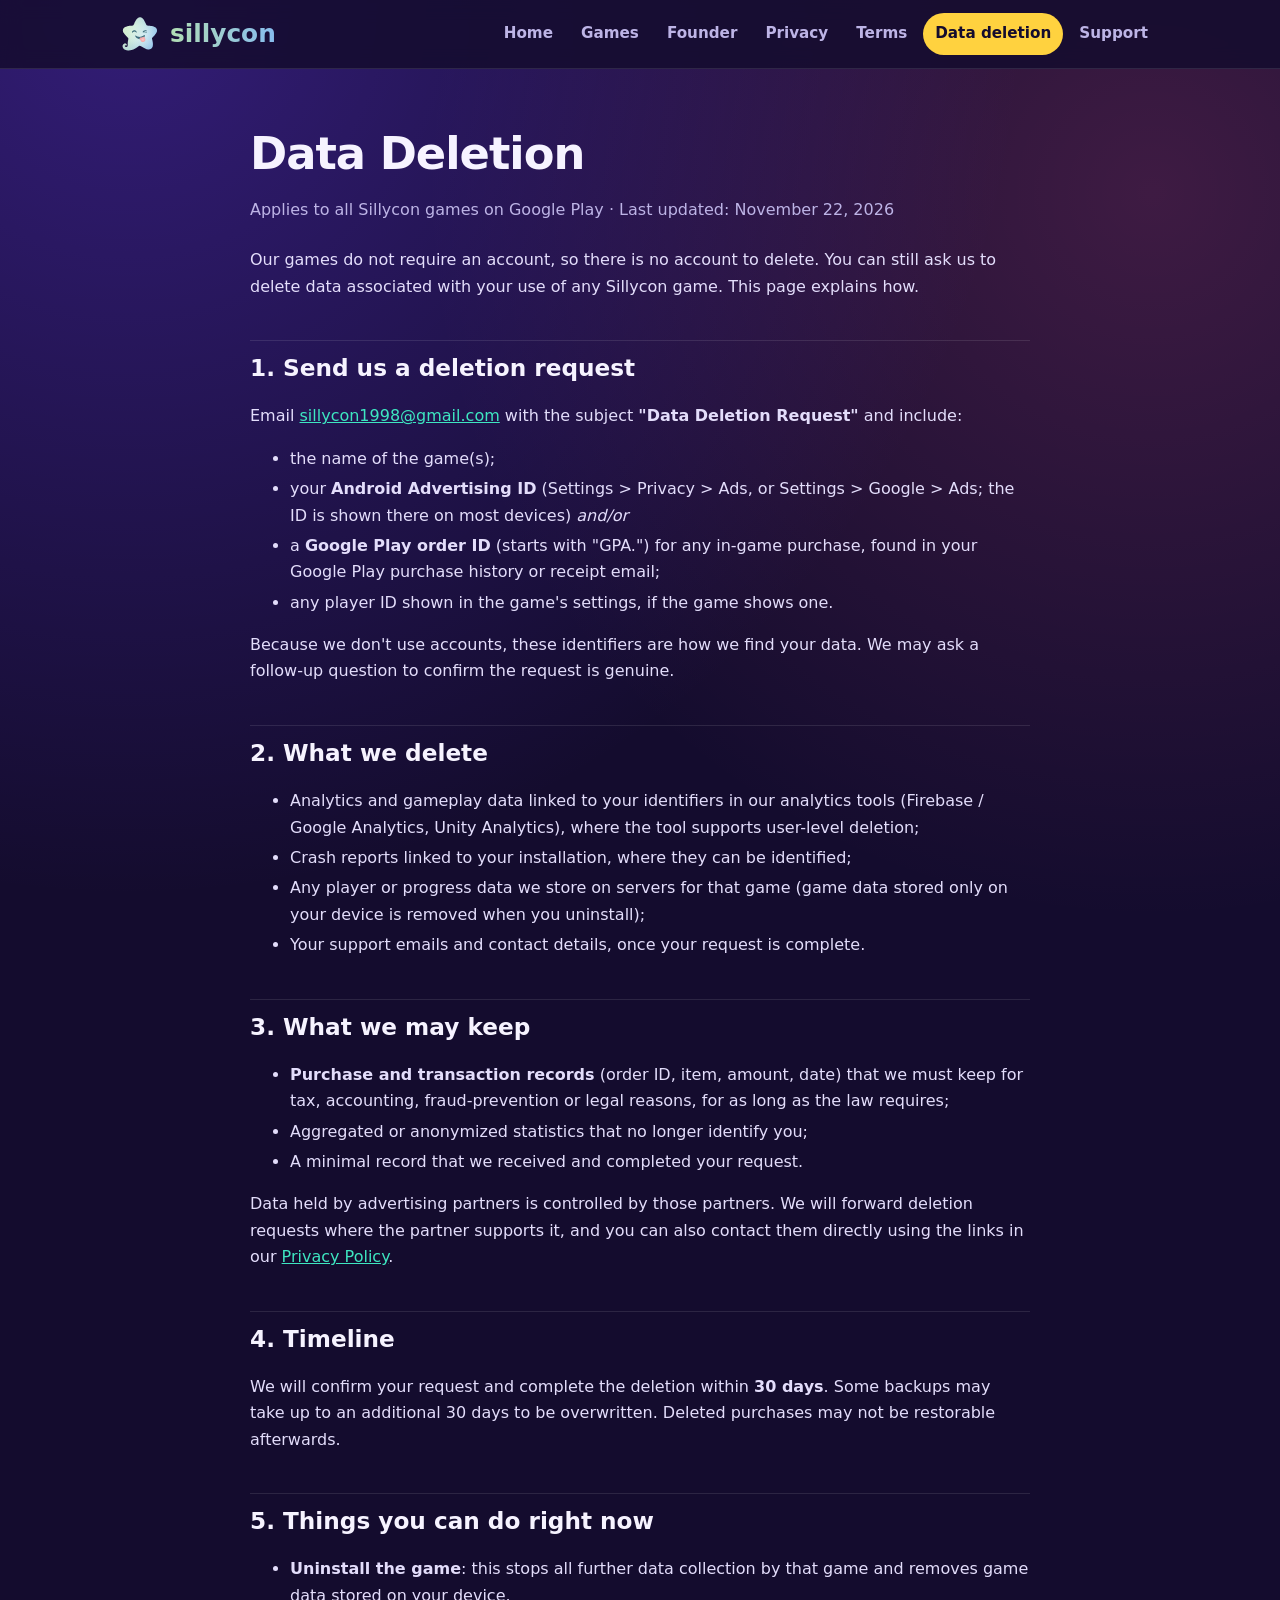
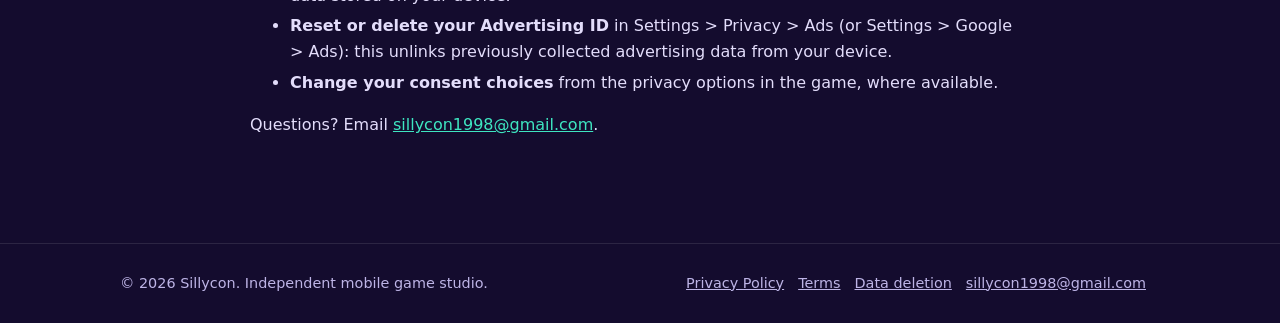
<file: data-deletion.html>
<!doctype html>
<html lang="en">
<head>
<meta charset="utf-8">
<meta name="viewport" content="width=device-width,initial-scale=1">
<title>Data Deletion | Sillycon</title>
<meta name="description" content="How to request deletion of data associated with Sillycon games.">
<meta name="theme-color" content="#140c2e">
<link rel="canonical" href="https://zakriyaamir.github.io/sillycon/data-deletion.html">
<meta property="og:type" content="website">
<meta property="og:site_name" content="Sillycon">
<meta property="og:title" content="Data Deletion | Sillycon">
<meta property="og:description" content="How to request deletion of data associated with Sillycon games.">
<meta property="og:url" content="https://zakriyaamir.github.io/sillycon/data-deletion.html">
<meta property="og:image" content="https://zakriyaamir.github.io/sillycon/assets/og.jpg">
<meta name="twitter:card" content="summary_large_image">
<link rel="icon" href="./assets/favicon.svg" type="image/svg+xml"><link rel="icon" href="./assets/favicon-32.png" sizes="32x32" type="image/png"><link rel="apple-touch-icon" href="./assets/apple-touch-icon.png">
<link rel="stylesheet" href="./assets/style.css">
</head>
<body>
<a href="#content" style="position:absolute;left:-9999px">Skip to content</a>
<header class="site"><div class="wrap">
<a class="brand" href="./index.html" aria-label="Sillycon home"><img src="./assets/sillycon-star.svg" alt="" width="40" height="40"><span>sillycon</span></a>
<nav class="main" aria-label="Main"><a href="./index.html">Home</a><a href="./index.html#games">Games</a><a href="./index.html#founder">Founder</a><a href="./privacy-policy.html">Privacy</a><a href="./terms.html">Terms</a><a href="./data-deletion.html" aria-current="page">Data deletion</a><a href="./support.html">Support</a></nav>
</div></header>
<div id="content"></div>
<main class="wrap doc"><h1>Data Deletion</h1>
<p class="meta">Applies to all Sillycon games on Google Play &middot; Last updated: November 22, 2026</p>
<p>Our games do not require an account, so there is no account to delete. You can still ask us to delete data associated with your use of any Sillycon game. This page explains how.</p>

<h2>1. Send us a deletion request</h2>
<p>Email <a href="mailto:sillycon1998@gmail.com?subject=Data%20Deletion%20Request">sillycon1998@gmail.com</a> with the subject <strong>"Data Deletion Request"</strong> and include:</p>
<ul>
<li>the name of the game(s);</li>
<li>your <strong>Android Advertising ID</strong> (Settings &gt; Privacy &gt; Ads, or Settings &gt; Google &gt; Ads; the ID is shown there on most devices) <em>and/or</em></li>
<li>a <strong>Google Play order ID</strong> (starts with "GPA.") for any in-game purchase, found in your Google Play purchase history or receipt email;</li>
<li>any player ID shown in the game's settings, if the game shows one.</li>
</ul>
<p>Because we don't use accounts, these identifiers are how we find your data. We may ask a follow-up question to confirm the request is genuine.</p>

<h2>2. What we delete</h2>
<ul>
<li>Analytics and gameplay data linked to your identifiers in our analytics tools (Firebase / Google Analytics, Unity Analytics), where the tool supports user-level deletion;</li>
<li>Crash reports linked to your installation, where they can be identified;</li>
<li>Any player or progress data we store on servers for that game (game data stored only on your device is removed when you uninstall);</li>
<li>Your support emails and contact details, once your request is complete.</li>
</ul>

<h2>3. What we may keep</h2>
<ul>
<li><strong>Purchase and transaction records</strong> (order ID, item, amount, date) that we must keep for tax, accounting, fraud-prevention or legal reasons, for as long as the law requires;</li>
<li>Aggregated or anonymized statistics that no longer identify you;</li>
<li>A minimal record that we received and completed your request.</li>
</ul>
<p>Data held by advertising partners is controlled by those partners. We will forward deletion requests where the partner supports it, and you can also contact them directly using the links in our <a href="privacy-policy.html#mediation">Privacy Policy</a>.</p>

<h2>4. Timeline</h2>
<p>We will confirm your request and complete the deletion within <strong>30 days</strong>. Some backups may take up to an additional 30 days to be overwritten. Deleted purchases may not be restorable afterwards.</p>

<h2>5. Things you can do right now</h2>
<ul>
<li><strong>Uninstall the game</strong>: this stops all further data collection by that game and removes game data stored on your device.</li>
<li><strong>Reset or delete your Advertising ID</strong> in Settings &gt; Privacy &gt; Ads (or Settings &gt; Google &gt; Ads): this unlinks previously collected advertising data from your device.</li>
<li><strong>Change your consent choices</strong> from the privacy options in the game, where available.</li>
</ul>
<p>Questions? Email <a href="mailto:sillycon1998@gmail.com">sillycon1998@gmail.com</a>.</p>
</main>
<footer class="site"><div class="wrap">
<div>&copy; 2026 Sillycon. Independent mobile game studio.</div>
<div><a href="./privacy-policy.html">Privacy Policy</a><a href="./terms.html">Terms</a><a href="./data-deletion.html">Data deletion</a><a href="mailto:sillycon1998@gmail.com">sillycon1998@gmail.com</a></div>
</div></footer>
</body>
</html>
</file>
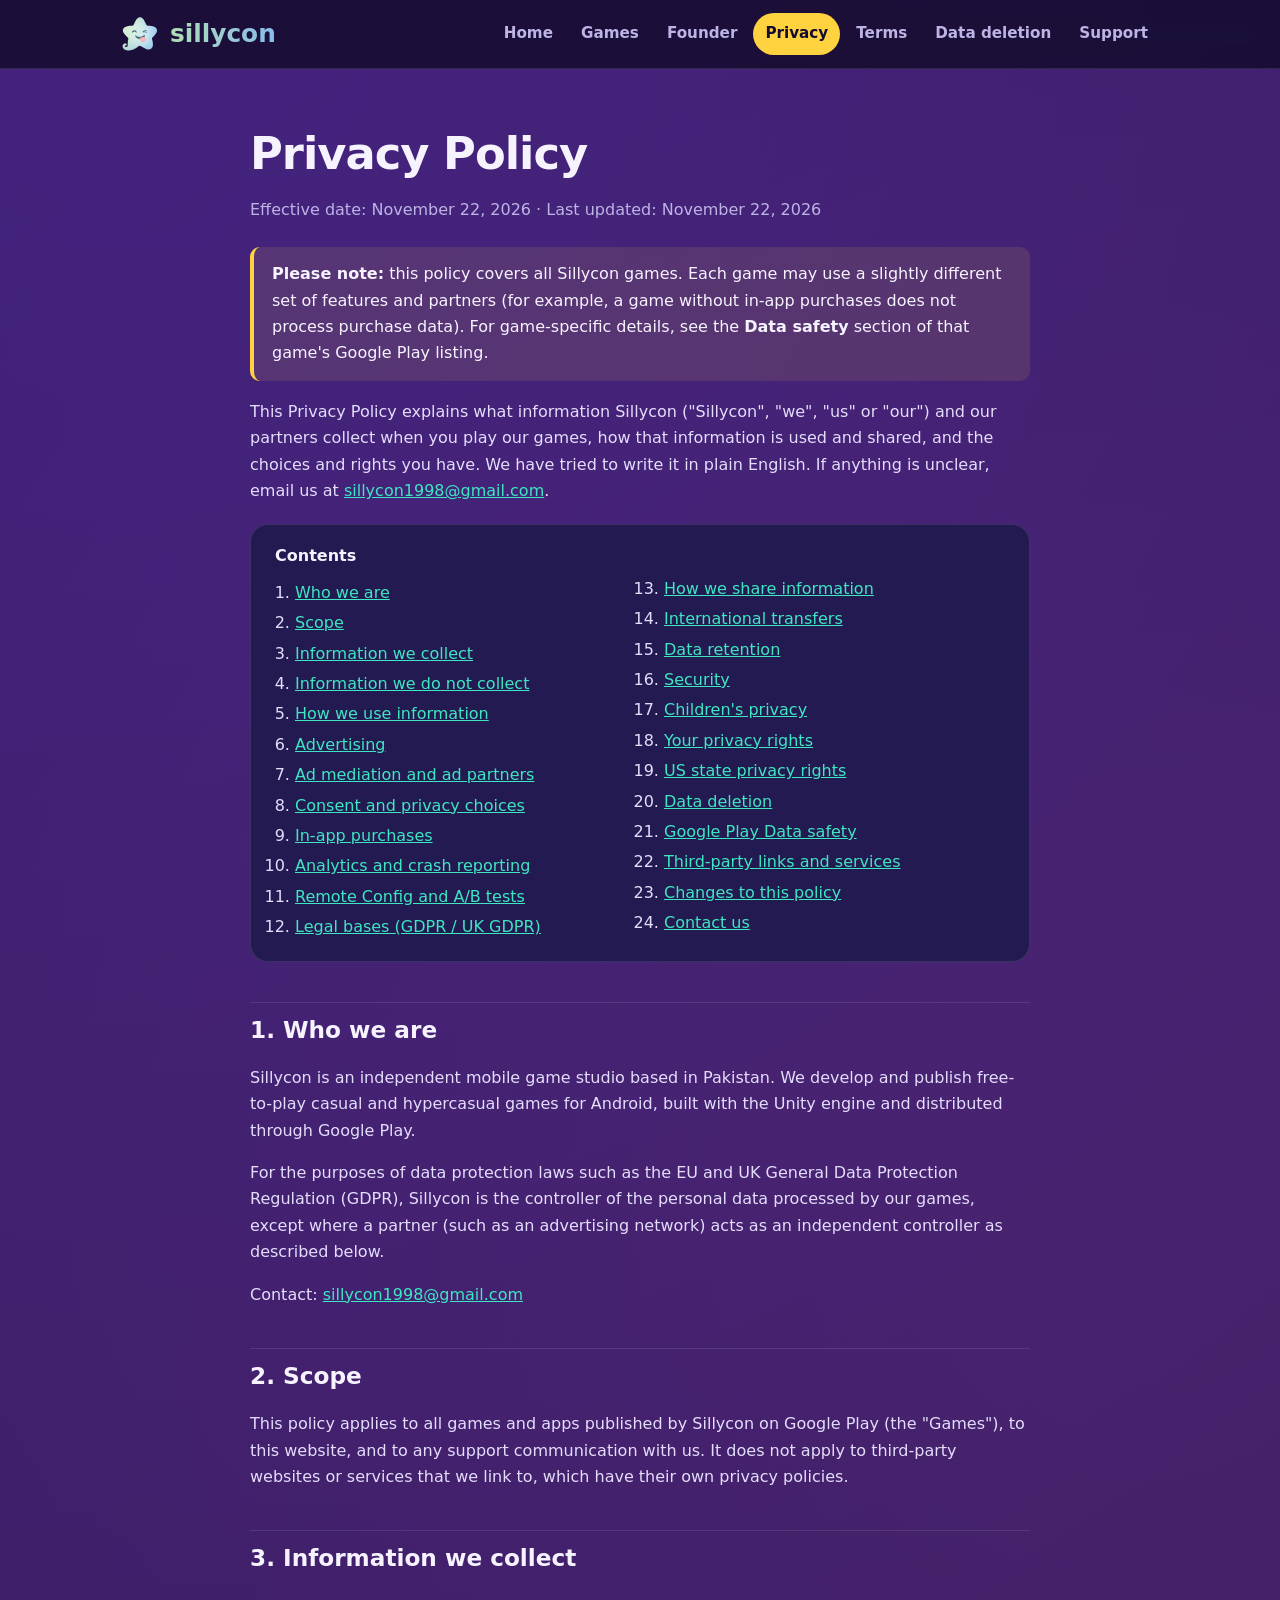
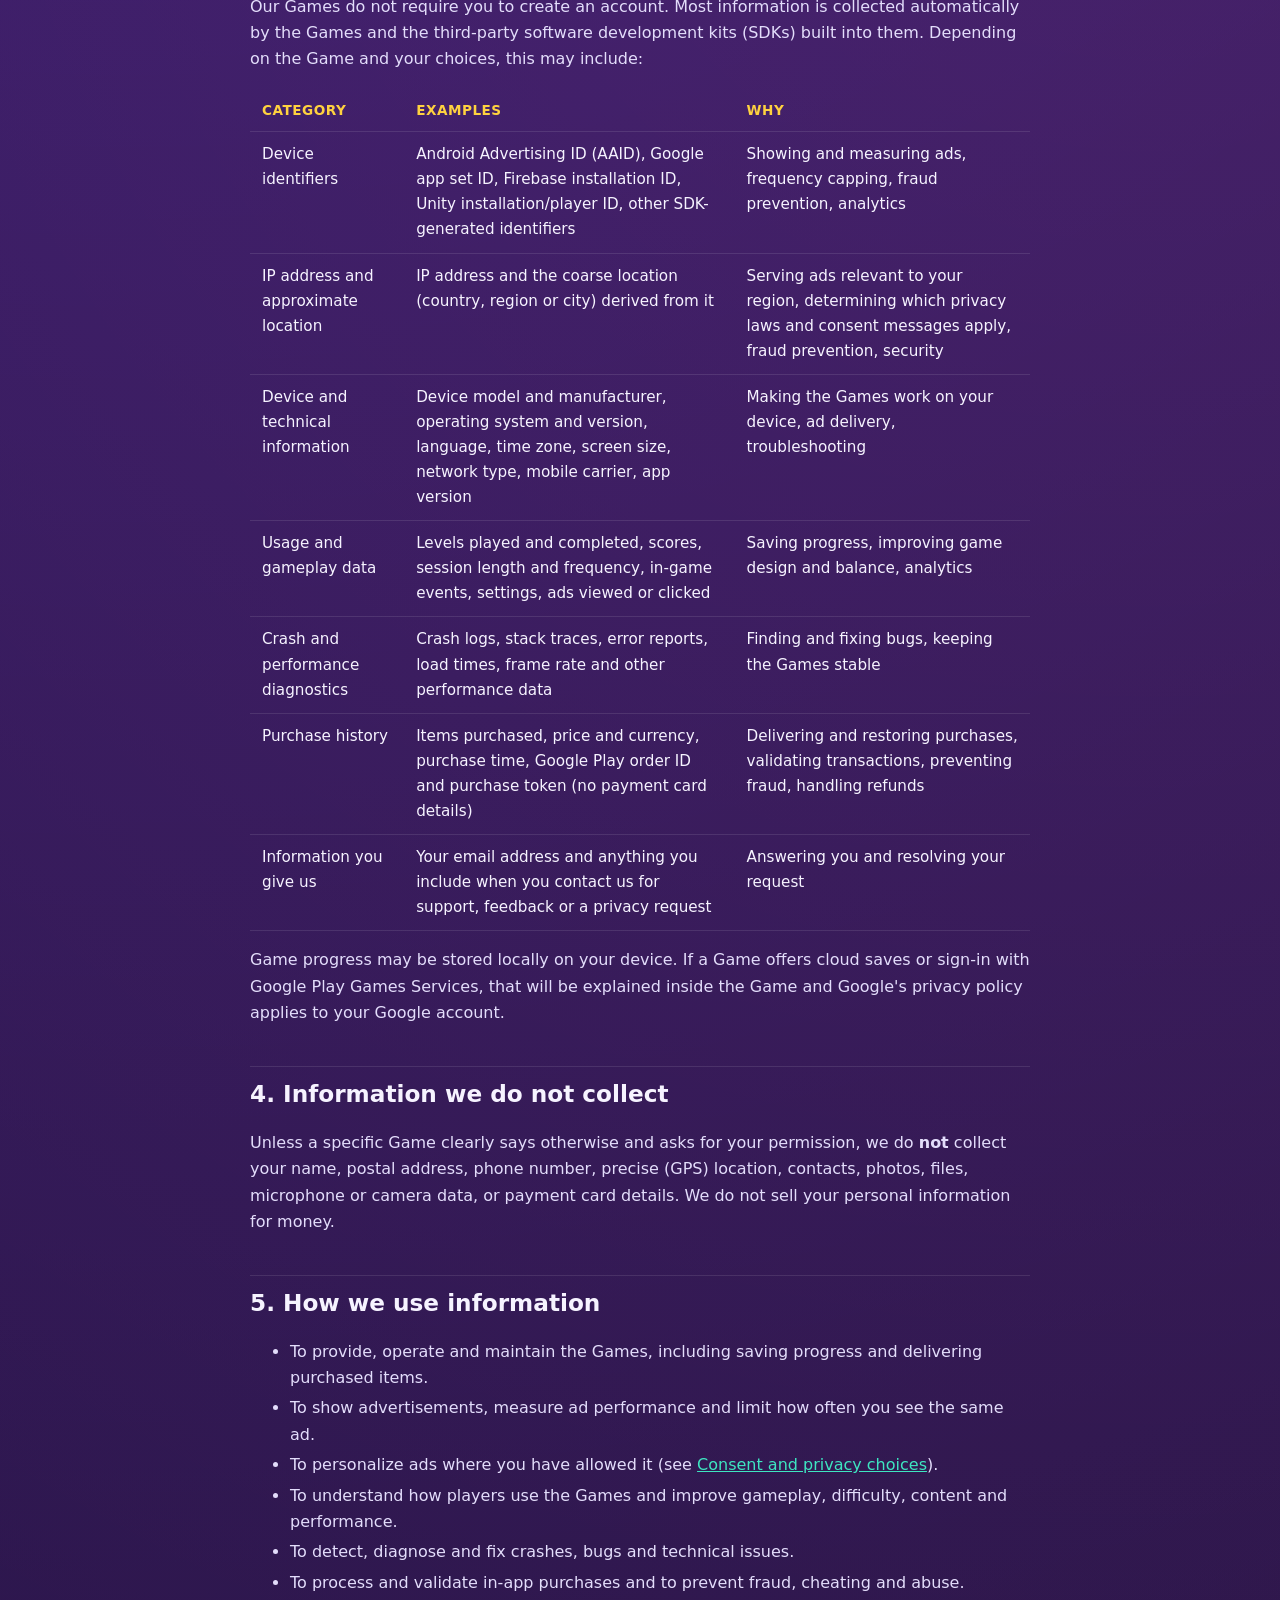
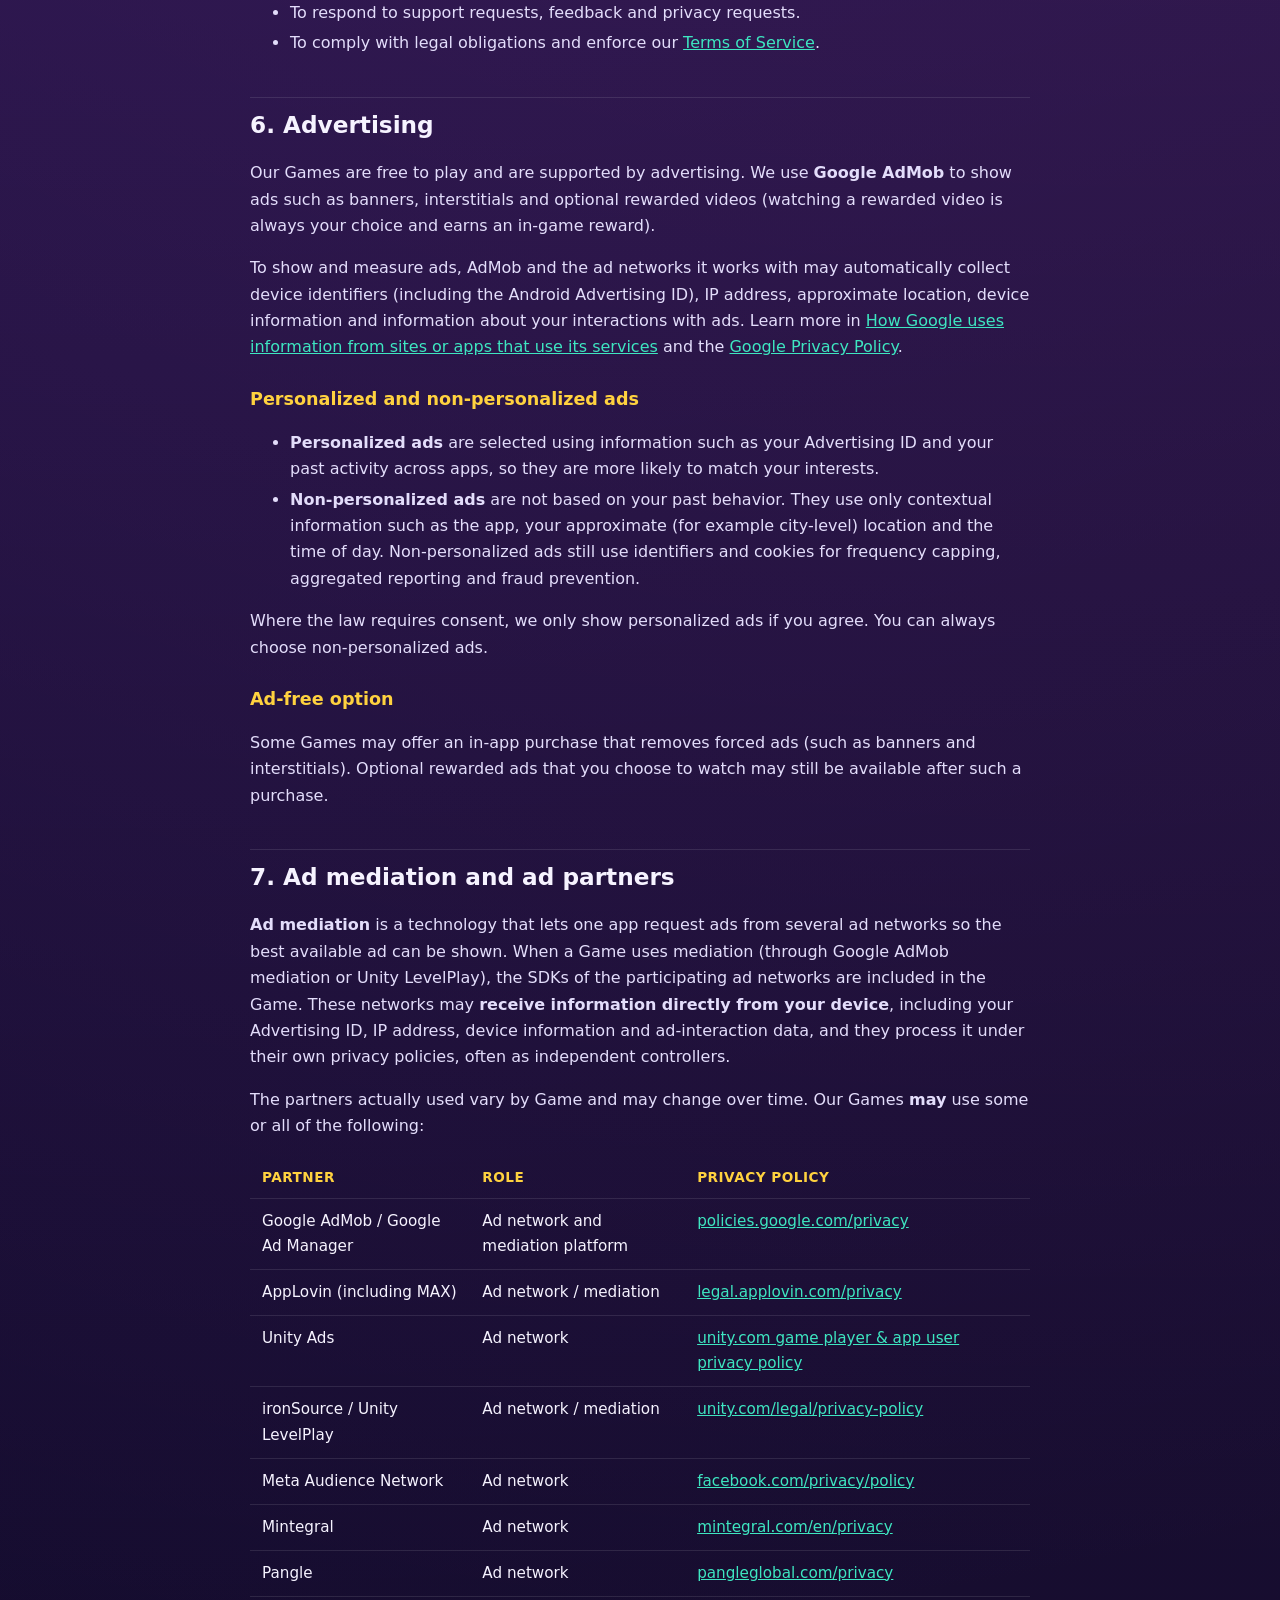
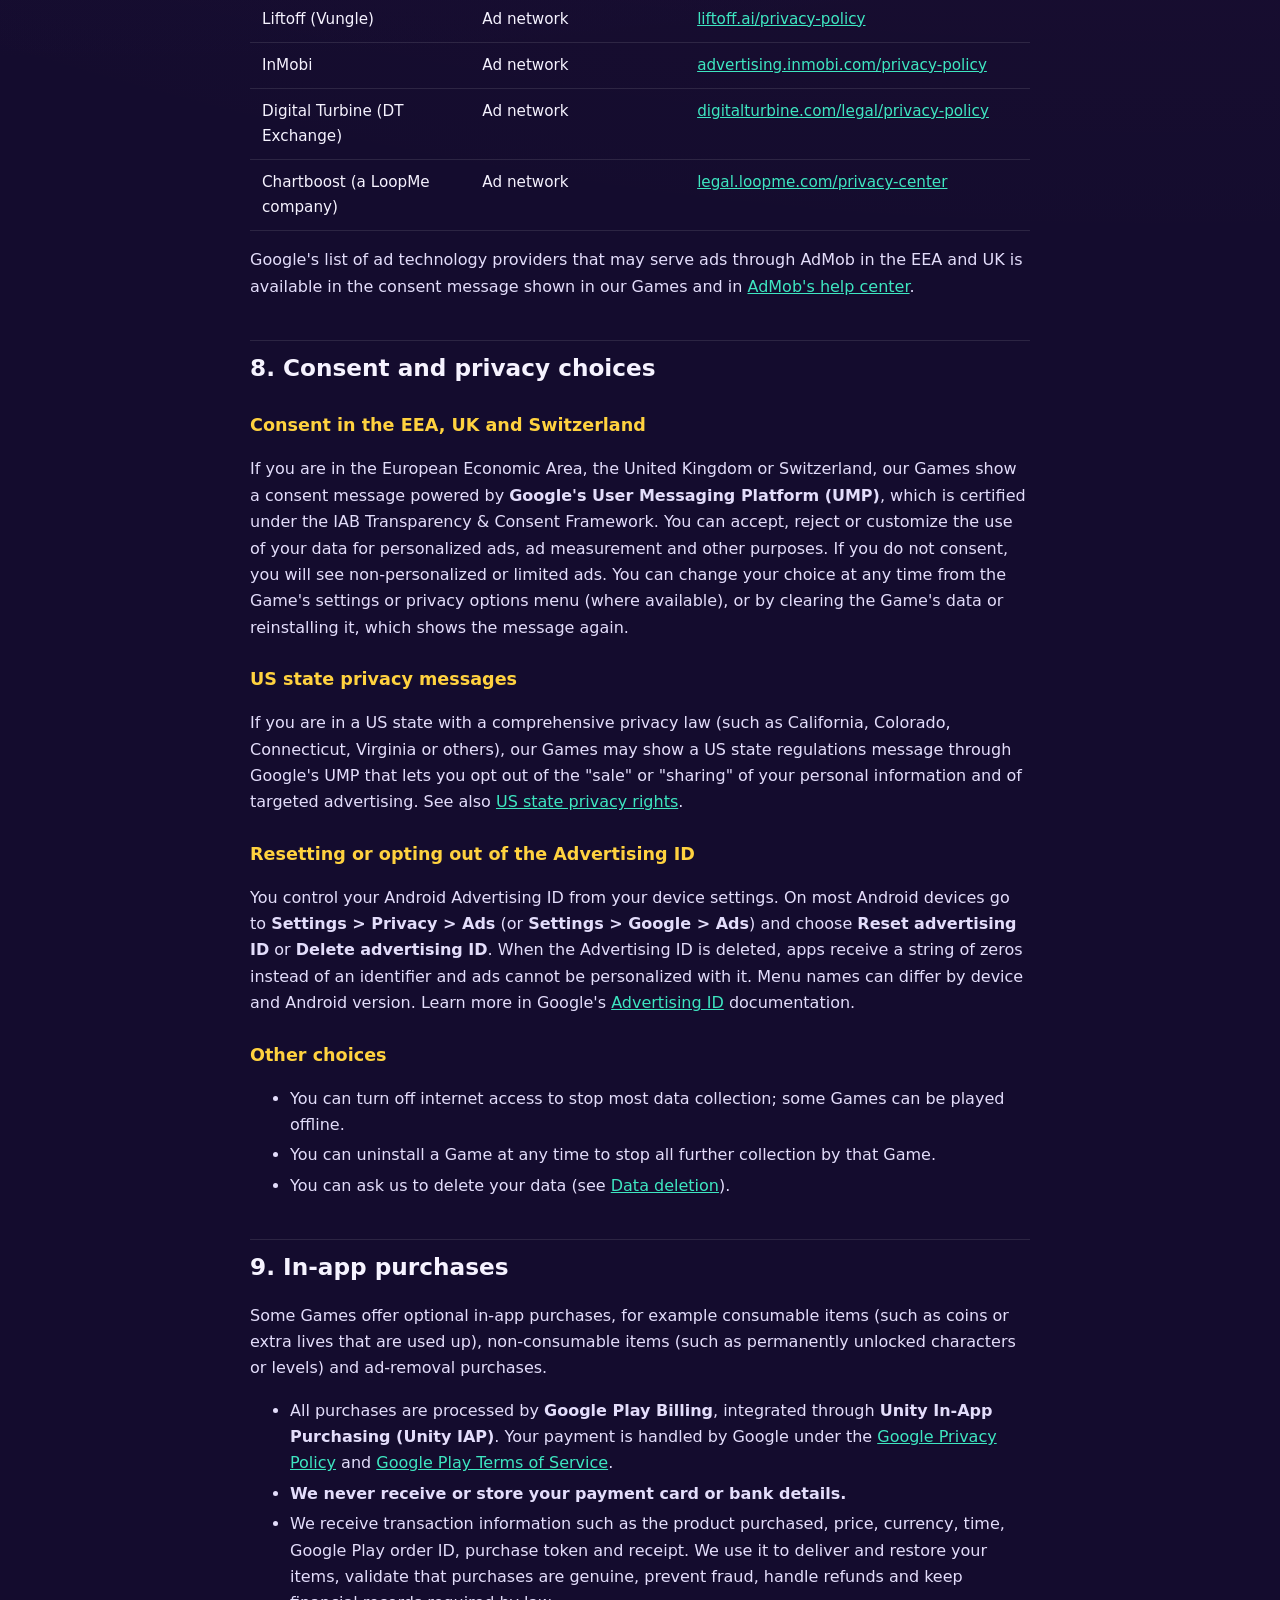
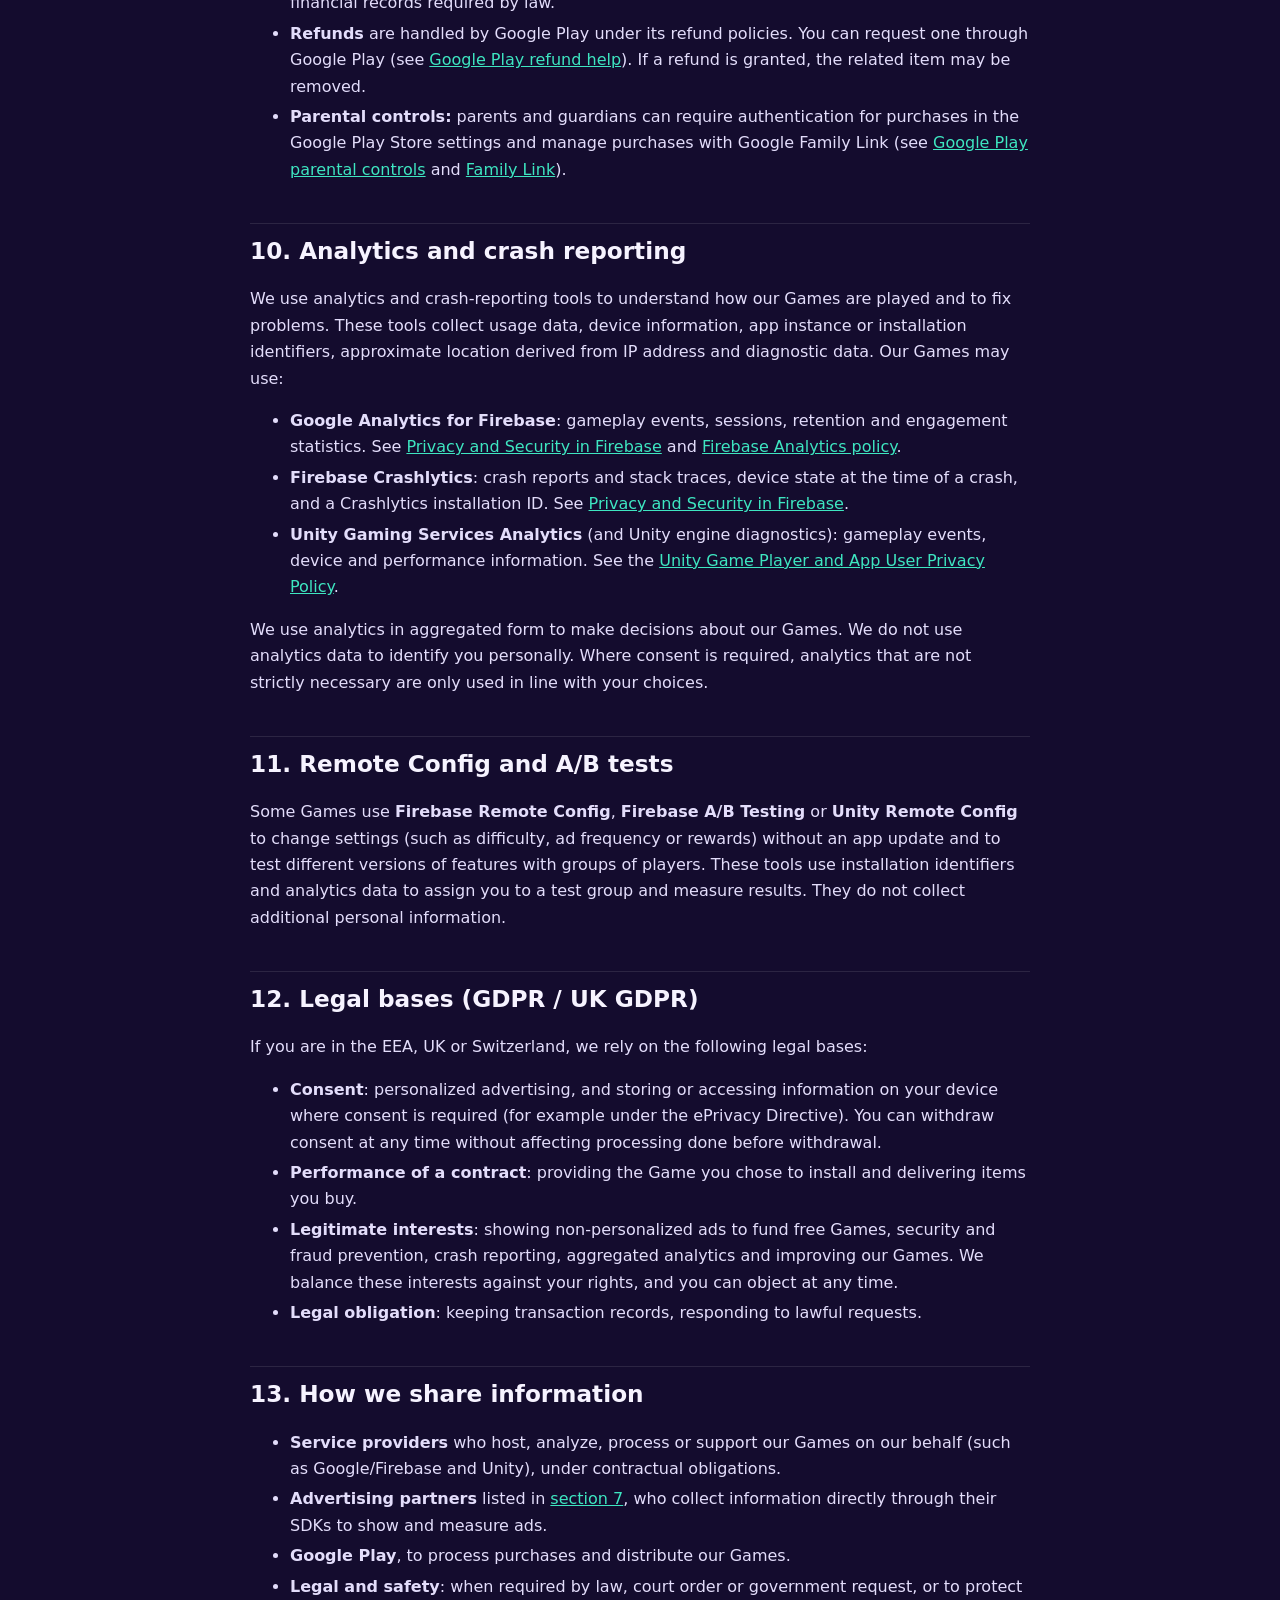
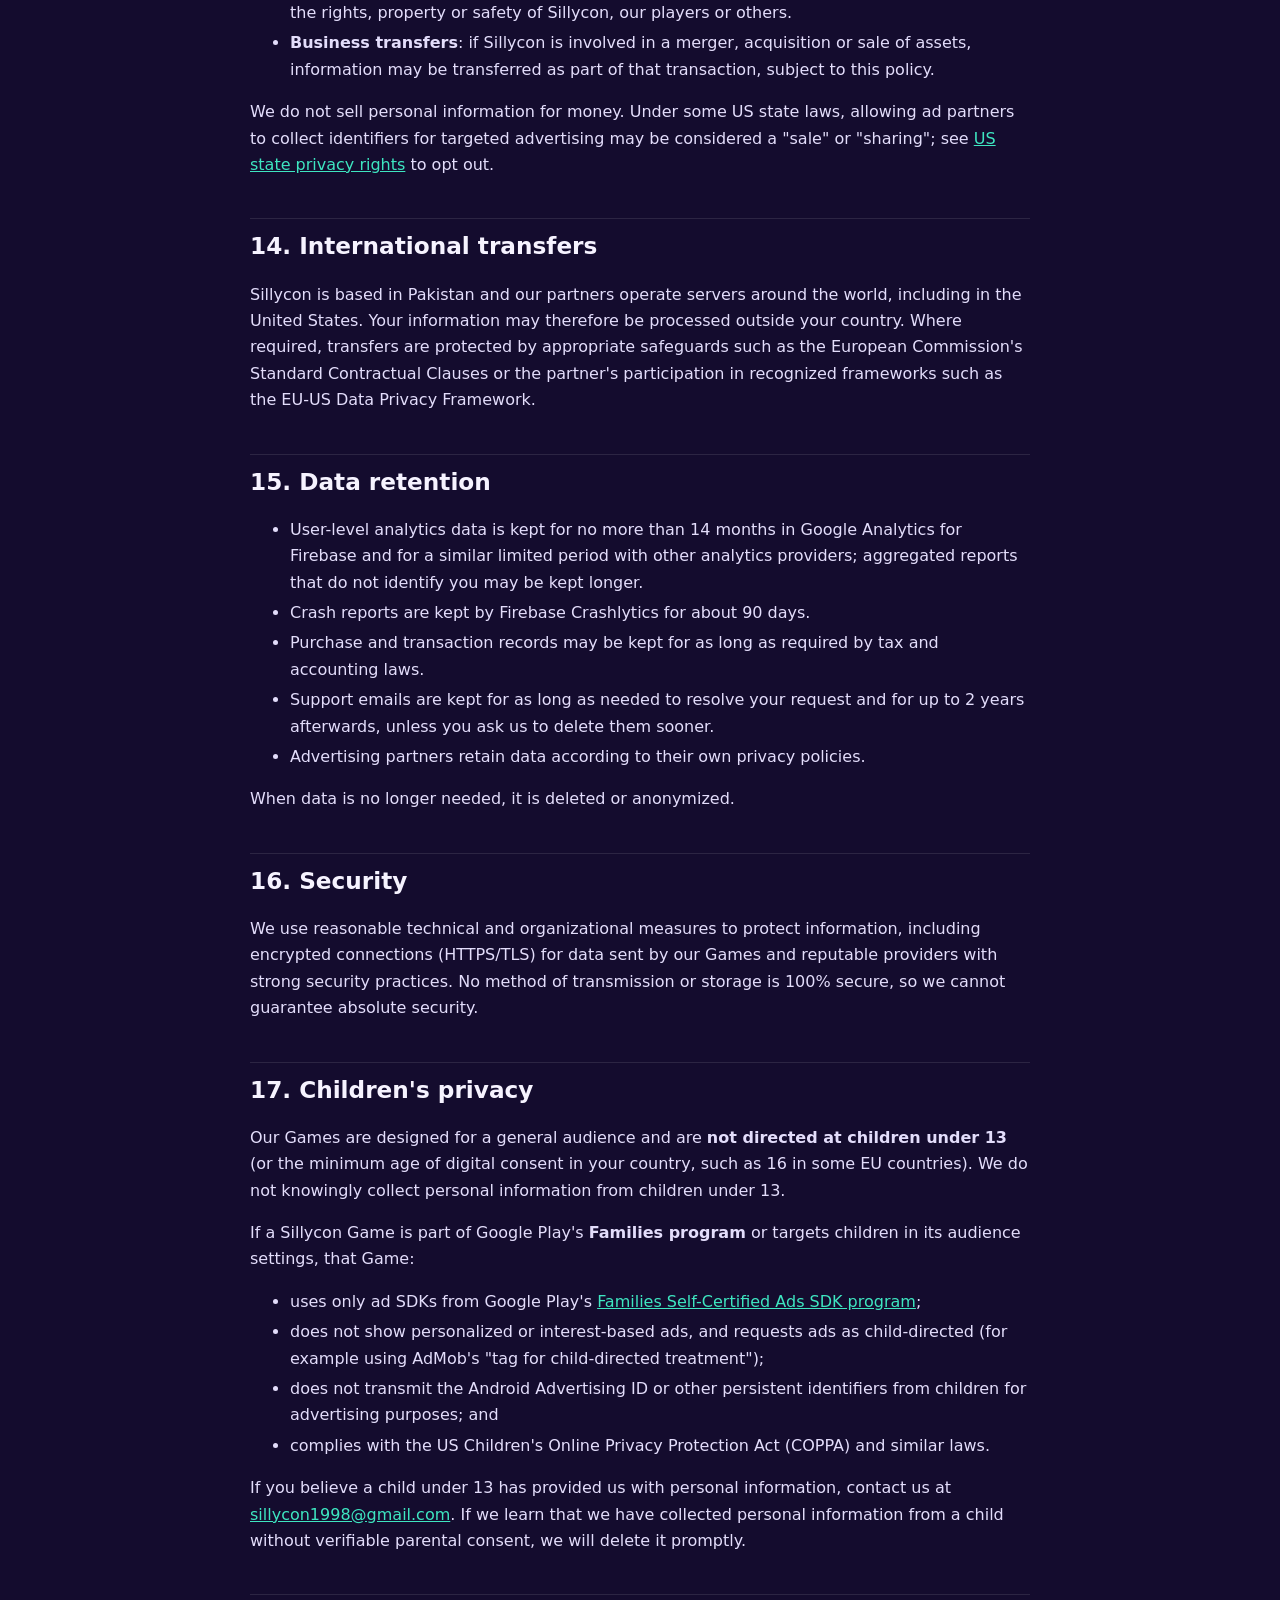
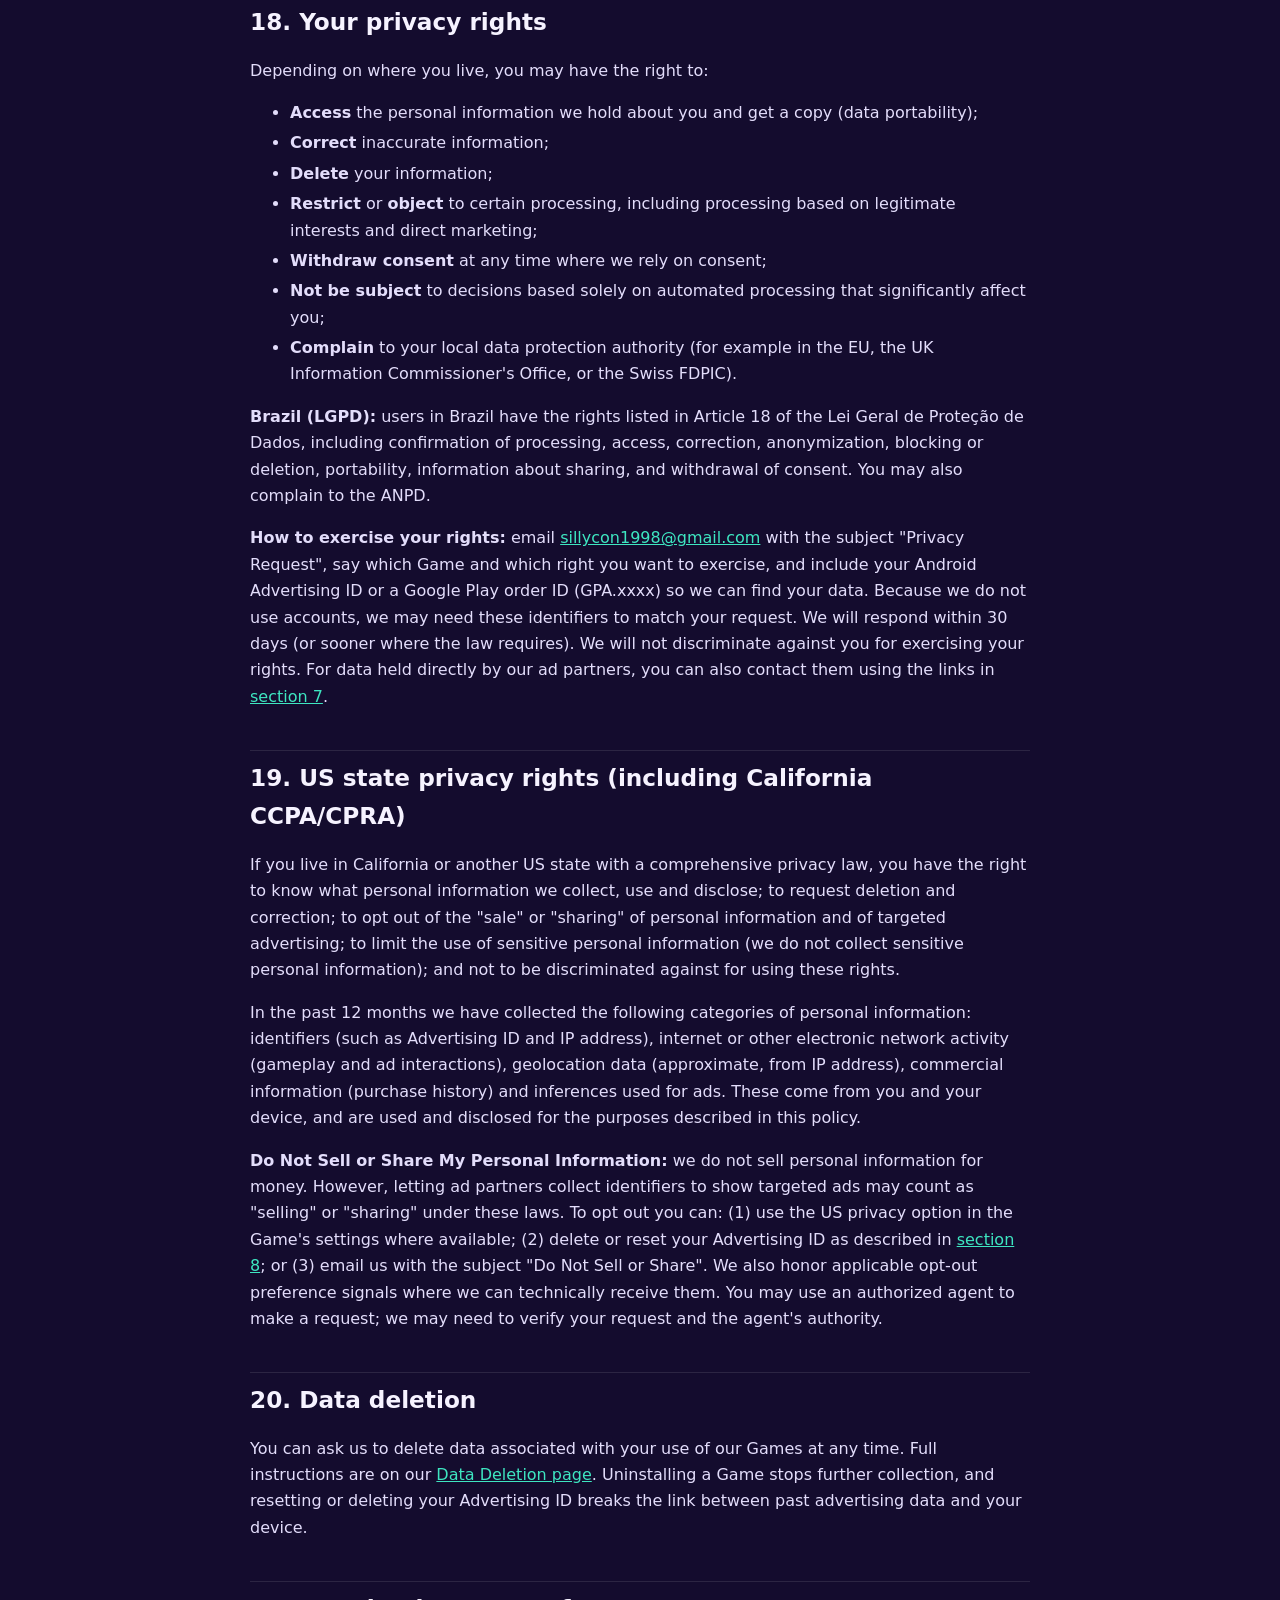
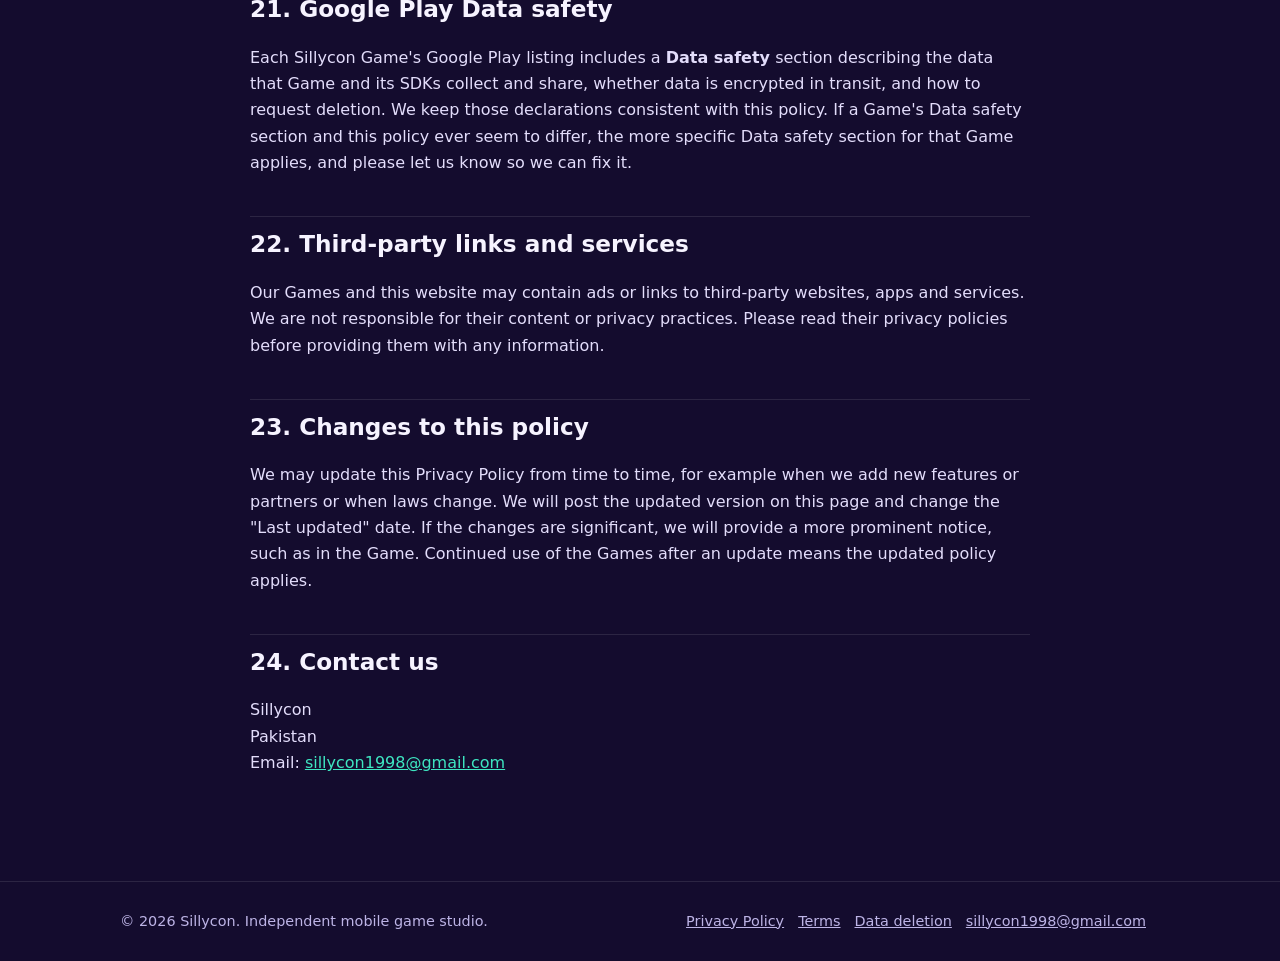
<file: privacy-policy.html>
<!doctype html>
<html lang="en">
<head>
<meta charset="utf-8">
<meta name="viewport" content="width=device-width,initial-scale=1">
<title>Privacy Policy | Sillycon</title>
<meta name="description" content="How Sillycon games collect, use and share data, including ads, ad mediation, in-app purchases and analytics.">
<meta name="theme-color" content="#140c2e">
<link rel="canonical" href="https://zakriyaamir.github.io/sillycon/privacy-policy.html">
<meta property="og:type" content="website">
<meta property="og:site_name" content="Sillycon">
<meta property="og:title" content="Privacy Policy | Sillycon">
<meta property="og:description" content="How Sillycon games collect, use and share data, including ads, ad mediation, in-app purchases and analytics.">
<meta property="og:url" content="https://zakriyaamir.github.io/sillycon/privacy-policy.html">
<meta property="og:image" content="https://zakriyaamir.github.io/sillycon/assets/og.jpg">
<meta name="twitter:card" content="summary_large_image">
<link rel="icon" href="./assets/favicon.svg" type="image/svg+xml"><link rel="icon" href="./assets/favicon-32.png" sizes="32x32" type="image/png"><link rel="apple-touch-icon" href="./assets/apple-touch-icon.png">
<link rel="stylesheet" href="./assets/style.css">
</head>
<body>
<a href="#content" style="position:absolute;left:-9999px">Skip to content</a>
<header class="site"><div class="wrap">
<a class="brand" href="./index.html" aria-label="Sillycon home"><img src="./assets/sillycon-star.svg" alt="" width="40" height="40"><span>sillycon</span></a>
<nav class="main" aria-label="Main"><a href="./index.html">Home</a><a href="./index.html#games">Games</a><a href="./index.html#founder">Founder</a><a href="./privacy-policy.html" aria-current="page">Privacy</a><a href="./terms.html">Terms</a><a href="./data-deletion.html">Data deletion</a><a href="./support.html">Support</a></nav>
</div></header>
<div id="content"></div>
<main class="wrap doc"><h1>Privacy Policy</h1>
<p class="meta">Effective date: November 22, 2026 &middot; Last updated: November 22, 2026</p>

<div class="note"><strong>Please note:</strong> this policy covers all Sillycon games. Each game may use a slightly different set of features and partners (for example, a game without in-app purchases does not process purchase data). For game-specific details, see the <strong>Data safety</strong> section of that game's Google Play listing.</div>

<p>This Privacy Policy explains what information Sillycon ("Sillycon", "we", "us" or "our") and our partners collect when you play our games, how that information is used and shared, and the choices and rights you have. We have tried to write it in plain English. If anything is unclear, email us at <a href="mailto:sillycon1998@gmail.com">sillycon1998@gmail.com</a>.</p>

<nav class="toc" aria-label="Contents"><strong>Contents</strong>
<ol>
<li><a href="#who">Who we are</a></li>
<li><a href="#scope">Scope</a></li>
<li><a href="#collect">Information we collect</a></li>
<li><a href="#not-collect">Information we do not collect</a></li>
<li><a href="#use">How we use information</a></li>
<li><a href="#ads">Advertising</a></li>
<li><a href="#mediation">Ad mediation and ad partners</a></li>
<li><a href="#consent">Consent and privacy choices</a></li>
<li><a href="#iap">In-app purchases</a></li>
<li><a href="#analytics">Analytics and crash reporting</a></li>
<li><a href="#remote">Remote Config and A/B tests</a></li>
<li><a href="#legal">Legal bases (GDPR / UK GDPR)</a></li>
<li><a href="#sharing">How we share information</a></li>
<li><a href="#transfers">International transfers</a></li>
<li><a href="#retention">Data retention</a></li>
<li><a href="#security">Security</a></li>
<li><a href="#children">Children's privacy</a></li>
<li><a href="#rights">Your privacy rights</a></li>
<li><a href="#us">US state privacy rights</a></li>
<li><a href="#deletion">Data deletion</a></li>
<li><a href="#datasafety">Google Play Data safety</a></li>
<li><a href="#links">Third-party links and services</a></li>
<li><a href="#changes">Changes to this policy</a></li>
<li><a href="#contact">Contact us</a></li>
</ol></nav>

<h2 id="who">1. Who we are</h2>
<p>Sillycon is an independent mobile game studio based in Pakistan. We develop and publish free-to-play casual and hypercasual games for Android, built with the Unity engine and distributed through Google Play.</p>
<p>For the purposes of data protection laws such as the EU and UK General Data Protection Regulation (GDPR), Sillycon is the controller of the personal data processed by our games, except where a partner (such as an advertising network) acts as an independent controller as described below.</p>
<p>Contact: <a href="mailto:sillycon1998@gmail.com">sillycon1998@gmail.com</a></p>

<h2 id="scope">2. Scope</h2>
<p>This policy applies to all games and apps published by Sillycon on Google Play (the "Games"), to this website, and to any support communication with us. It does not apply to third-party websites or services that we link to, which have their own privacy policies.</p>

<h2 id="collect">3. Information we collect</h2>
<p>Our Games do not require you to create an account. Most information is collected automatically by the Games and the third-party software development kits (SDKs) built into them. Depending on the Game and your choices, this may include:</p>
<table>
<thead><tr><th>Category</th><th>Examples</th><th>Why</th></tr></thead>
<tbody>
<tr><td>Device identifiers</td><td>Android Advertising ID (AAID), Google app set ID, Firebase installation ID, Unity installation/player ID, other SDK-generated identifiers</td><td>Showing and measuring ads, frequency capping, fraud prevention, analytics</td></tr>
<tr><td>IP address and approximate location</td><td>IP address and the coarse location (country, region or city) derived from it</td><td>Serving ads relevant to your region, determining which privacy laws and consent messages apply, fraud prevention, security</td></tr>
<tr><td>Device and technical information</td><td>Device model and manufacturer, operating system and version, language, time zone, screen size, network type, mobile carrier, app version</td><td>Making the Games work on your device, ad delivery, troubleshooting</td></tr>
<tr><td>Usage and gameplay data</td><td>Levels played and completed, scores, session length and frequency, in-game events, settings, ads viewed or clicked</td><td>Saving progress, improving game design and balance, analytics</td></tr>
<tr><td>Crash and performance diagnostics</td><td>Crash logs, stack traces, error reports, load times, frame rate and other performance data</td><td>Finding and fixing bugs, keeping the Games stable</td></tr>
<tr><td>Purchase history</td><td>Items purchased, price and currency, purchase time, Google Play order ID and purchase token (no payment card details)</td><td>Delivering and restoring purchases, validating transactions, preventing fraud, handling refunds</td></tr>
<tr><td>Information you give us</td><td>Your email address and anything you include when you contact us for support, feedback or a privacy request</td><td>Answering you and resolving your request</td></tr>
</tbody></table>
<p>Game progress may be stored locally on your device. If a Game offers cloud saves or sign-in with Google Play Games Services, that will be explained inside the Game and Google's privacy policy applies to your Google account.</p>

<h2 id="not-collect">4. Information we do not collect</h2>
<p>Unless a specific Game clearly says otherwise and asks for your permission, we do <strong>not</strong> collect your name, postal address, phone number, precise (GPS) location, contacts, photos, files, microphone or camera data, or payment card details. We do not sell your personal information for money.</p>

<h2 id="use">5. How we use information</h2>
<ul>
<li>To provide, operate and maintain the Games, including saving progress and delivering purchased items.</li>
<li>To show advertisements, measure ad performance and limit how often you see the same ad.</li>
<li>To personalize ads where you have allowed it (see <a href="#consent">Consent and privacy choices</a>).</li>
<li>To understand how players use the Games and improve gameplay, difficulty, content and performance.</li>
<li>To detect, diagnose and fix crashes, bugs and technical issues.</li>
<li>To process and validate in-app purchases and to prevent fraud, cheating and abuse.</li>
<li>To respond to support requests, feedback and privacy requests.</li>
<li>To comply with legal obligations and enforce our <a href="terms.html">Terms of Service</a>.</li>
</ul>

<h2 id="ads">6. Advertising</h2>
<p>Our Games are free to play and are supported by advertising. We use <strong>Google AdMob</strong> to show ads such as banners, interstitials and optional rewarded videos (watching a rewarded video is always your choice and earns an in-game reward).</p>
<p>To show and measure ads, AdMob and the ad networks it works with may automatically collect device identifiers (including the Android Advertising ID), IP address, approximate location, device information and information about your interactions with ads. Learn more in <a href="https://policies.google.com/technologies/partner-sites" target="_blank" rel="noopener">How Google uses information from sites or apps that use its services</a> and the <a href="https://policies.google.com/privacy" target="_blank" rel="noopener">Google Privacy Policy</a>.</p>
<h3>Personalized and non-personalized ads</h3>
<ul>
<li><strong>Personalized ads</strong> are selected using information such as your Advertising ID and your past activity across apps, so they are more likely to match your interests.</li>
<li><strong>Non-personalized ads</strong> are not based on your past behavior. They use only contextual information such as the app, your approximate (for example city-level) location and the time of day. Non-personalized ads still use identifiers and cookies for frequency capping, aggregated reporting and fraud prevention.</li>
</ul>
<p>Where the law requires consent, we only show personalized ads if you agree. You can always choose non-personalized ads.</p>
<h3>Ad-free option</h3>
<p>Some Games may offer an in-app purchase that removes forced ads (such as banners and interstitials). Optional rewarded ads that you choose to watch may still be available after such a purchase.</p>

<h2 id="mediation">7. Ad mediation and ad partners</h2>
<p><strong>Ad mediation</strong> is a technology that lets one app request ads from several ad networks so the best available ad can be shown. When a Game uses mediation (through Google AdMob mediation or Unity LevelPlay), the SDKs of the participating ad networks are included in the Game. These networks may <strong>receive information directly from your device</strong>, including your Advertising ID, IP address, device information and ad-interaction data, and they process it under their own privacy policies, often as independent controllers.</p>
<p>The partners actually used vary by Game and may change over time. Our Games <strong>may</strong> use some or all of the following:</p>
<table>
<thead><tr><th>Partner</th><th>Role</th><th>Privacy policy</th></tr></thead>
<tbody>
<tr><td>Google AdMob / Google Ad Manager</td><td>Ad network and mediation platform</td><td><a href="https://policies.google.com/privacy" target="_blank" rel="noopener">policies.google.com/privacy</a></td></tr>
<tr><td>AppLovin (including MAX)</td><td>Ad network / mediation</td><td><a href="https://legal.applovin.com/privacy/" target="_blank" rel="noopener">legal.applovin.com/privacy</a></td></tr>
<tr><td>Unity Ads</td><td>Ad network</td><td><a href="https://unity.com/legal/game-player-and-app-user-privacy-policy" target="_blank" rel="noopener">unity.com game player &amp; app user privacy policy</a></td></tr>
<tr><td>ironSource / Unity LevelPlay</td><td>Ad network / mediation</td><td><a href="https://unity.com/legal/privacy-policy" target="_blank" rel="noopener">unity.com/legal/privacy-policy</a></td></tr>
<tr><td>Meta Audience Network</td><td>Ad network</td><td><a href="https://www.facebook.com/privacy/policy/" target="_blank" rel="noopener">facebook.com/privacy/policy</a></td></tr>
<tr><td>Mintegral</td><td>Ad network</td><td><a href="https://www.mintegral.com/en/privacy" target="_blank" rel="noopener">mintegral.com/en/privacy</a></td></tr>
<tr><td>Pangle</td><td>Ad network</td><td><a href="https://www.pangleglobal.com/privacy" target="_blank" rel="noopener">pangleglobal.com/privacy</a></td></tr>
<tr><td>Liftoff (Vungle)</td><td>Ad network</td><td><a href="https://liftoff.ai/privacy-policy/" target="_blank" rel="noopener">liftoff.ai/privacy-policy</a></td></tr>
<tr><td>InMobi</td><td>Ad network</td><td><a href="https://advertising.inmobi.com/privacy-policy" target="_blank" rel="noopener">advertising.inmobi.com/privacy-policy</a></td></tr>
<tr><td>Digital Turbine (DT Exchange)</td><td>Ad network</td><td><a href="https://www.digitalturbine.com/legal/privacy-policy" target="_blank" rel="noopener">digitalturbine.com/legal/privacy-policy</a></td></tr>
<tr><td>Chartboost (a LoopMe company)</td><td>Ad network</td><td><a href="https://legal.loopme.com/privacy-center" target="_blank" rel="noopener">legal.loopme.com/privacy-center</a></td></tr>
</tbody></table>
<p>Google's list of ad technology providers that may serve ads through AdMob in the EEA and UK is available in the consent message shown in our Games and in <a href="https://support.google.com/admob/answer/9760862" target="_blank" rel="noopener">AdMob's help center</a>.</p>

<h2 id="consent">8. Consent and privacy choices</h2>
<h3>Consent in the EEA, UK and Switzerland</h3>
<p>If you are in the European Economic Area, the United Kingdom or Switzerland, our Games show a consent message powered by <strong>Google's User Messaging Platform (UMP)</strong>, which is certified under the IAB Transparency &amp; Consent Framework. You can accept, reject or customize the use of your data for personalized ads, ad measurement and other purposes. If you do not consent, you will see non-personalized or limited ads. You can change your choice at any time from the Game's settings or privacy options menu (where available), or by clearing the Game's data or reinstalling it, which shows the message again.</p>
<h3>US state privacy messages</h3>
<p>If you are in a US state with a comprehensive privacy law (such as California, Colorado, Connecticut, Virginia or others), our Games may show a US state regulations message through Google's UMP that lets you opt out of the "sale" or "sharing" of your personal information and of targeted advertising. See also <a href="#us">US state privacy rights</a>.</p>
<h3>Resetting or opting out of the Advertising ID</h3>
<p>You control your Android Advertising ID from your device settings. On most Android devices go to <strong>Settings &gt; Privacy &gt; Ads</strong> (or <strong>Settings &gt; Google &gt; Ads</strong>) and choose <strong>Reset advertising ID</strong> or <strong>Delete advertising ID</strong>. When the Advertising ID is deleted, apps receive a string of zeros instead of an identifier and ads cannot be personalized with it. Menu names can differ by device and Android version. Learn more in Google's <a href="https://support.google.com/googleplay/android-developer/answer/6048248" target="_blank" rel="noopener">Advertising ID</a> documentation.</p>
<h3>Other choices</h3>
<ul>
<li>You can turn off internet access to stop most data collection; some Games can be played offline.</li>
<li>You can uninstall a Game at any time to stop all further collection by that Game.</li>
<li>You can ask us to delete your data (see <a href="#deletion">Data deletion</a>).</li>
</ul>

<h2 id="iap">9. In-app purchases</h2>
<p>Some Games offer optional in-app purchases, for example consumable items (such as coins or extra lives that are used up), non-consumable items (such as permanently unlocked characters or levels) and ad-removal purchases.</p>
<ul>
<li>All purchases are processed by <strong>Google Play Billing</strong>, integrated through <strong>Unity In-App Purchasing (Unity IAP)</strong>. Your payment is handled by Google under the <a href="https://policies.google.com/privacy" target="_blank" rel="noopener">Google Privacy Policy</a> and <a href="https://play.google.com/about/play-terms/" target="_blank" rel="noopener">Google Play Terms of Service</a>.</li>
<li><strong>We never receive or store your payment card or bank details.</strong></li>
<li>We receive transaction information such as the product purchased, price, currency, time, Google Play order ID, purchase token and receipt. We use it to deliver and restore your items, validate that purchases are genuine, prevent fraud, handle refunds and keep financial records required by law.</li>
<li><strong>Refunds</strong> are handled by Google Play under its refund policies. You can request one through Google Play (see <a href="https://support.google.com/googleplay/answer/2479637" target="_blank" rel="noopener">Google Play refund help</a>). If a refund is granted, the related item may be removed.</li>
<li><strong>Parental controls:</strong> parents and guardians can require authentication for purchases in the Google Play Store settings and manage purchases with Google Family Link (see <a href="https://support.google.com/googleplay/answer/1075738" target="_blank" rel="noopener">Google Play parental controls</a> and <a href="https://families.google/familylink/" target="_blank" rel="noopener">Family Link</a>).</li>
</ul>

<h2 id="analytics">10. Analytics and crash reporting</h2>
<p>We use analytics and crash-reporting tools to understand how our Games are played and to fix problems. These tools collect usage data, device information, app instance or installation identifiers, approximate location derived from IP address and diagnostic data. Our Games may use:</p>
<ul>
<li><strong>Google Analytics for Firebase</strong>: gameplay events, sessions, retention and engagement statistics. See <a href="https://firebase.google.com/support/privacy" target="_blank" rel="noopener">Privacy and Security in Firebase</a> and <a href="https://firebase.google.com/policies/analytics" target="_blank" rel="noopener">Firebase Analytics policy</a>.</li>
<li><strong>Firebase Crashlytics</strong>: crash reports and stack traces, device state at the time of a crash, and a Crashlytics installation ID. See <a href="https://firebase.google.com/support/privacy" target="_blank" rel="noopener">Privacy and Security in Firebase</a>.</li>
<li><strong>Unity Gaming Services Analytics</strong> (and Unity engine diagnostics): gameplay events, device and performance information. See the <a href="https://unity.com/legal/game-player-and-app-user-privacy-policy" target="_blank" rel="noopener">Unity Game Player and App User Privacy Policy</a>.</li>
</ul>
<p>We use analytics in aggregated form to make decisions about our Games. We do not use analytics data to identify you personally. Where consent is required, analytics that are not strictly necessary are only used in line with your choices.</p>

<h2 id="remote">11. Remote Config and A/B tests</h2>
<p>Some Games use <strong>Firebase Remote Config</strong>, <strong>Firebase A/B Testing</strong> or <strong>Unity Remote Config</strong> to change settings (such as difficulty, ad frequency or rewards) without an app update and to test different versions of features with groups of players. These tools use installation identifiers and analytics data to assign you to a test group and measure results. They do not collect additional personal information.</p>

<h2 id="legal">12. Legal bases (GDPR / UK GDPR)</h2>
<p>If you are in the EEA, UK or Switzerland, we rely on the following legal bases:</p>
<ul>
<li><strong>Consent</strong>: personalized advertising, and storing or accessing information on your device where consent is required (for example under the ePrivacy Directive). You can withdraw consent at any time without affecting processing done before withdrawal.</li>
<li><strong>Performance of a contract</strong>: providing the Game you chose to install and delivering items you buy.</li>
<li><strong>Legitimate interests</strong>: showing non-personalized ads to fund free Games, security and fraud prevention, crash reporting, aggregated analytics and improving our Games. We balance these interests against your rights, and you can object at any time.</li>
<li><strong>Legal obligation</strong>: keeping transaction records, responding to lawful requests.</li>
</ul>

<h2 id="sharing">13. How we share information</h2>
<ul>
<li><strong>Service providers</strong> who host, analyze, process or support our Games on our behalf (such as Google/Firebase and Unity), under contractual obligations.</li>
<li><strong>Advertising partners</strong> listed in <a href="#mediation">section 7</a>, who collect information directly through their SDKs to show and measure ads.</li>
<li><strong>Google Play</strong>, to process purchases and distribute our Games.</li>
<li><strong>Legal and safety</strong>: when required by law, court order or government request, or to protect the rights, property or safety of Sillycon, our players or others.</li>
<li><strong>Business transfers</strong>: if Sillycon is involved in a merger, acquisition or sale of assets, information may be transferred as part of that transaction, subject to this policy.</li>
</ul>
<p>We do not sell personal information for money. Under some US state laws, allowing ad partners to collect identifiers for targeted advertising may be considered a "sale" or "sharing"; see <a href="#us">US state privacy rights</a> to opt out.</p>

<h2 id="transfers">14. International transfers</h2>
<p>Sillycon is based in Pakistan and our partners operate servers around the world, including in the United States. Your information may therefore be processed outside your country. Where required, transfers are protected by appropriate safeguards such as the European Commission's Standard Contractual Clauses or the partner's participation in recognized frameworks such as the EU-US Data Privacy Framework.</p>

<h2 id="retention">15. Data retention</h2>
<ul>
<li>User-level analytics data is kept for no more than 14 months in Google Analytics for Firebase and for a similar limited period with other analytics providers; aggregated reports that do not identify you may be kept longer.</li>
<li>Crash reports are kept by Firebase Crashlytics for about 90 days.</li>
<li>Purchase and transaction records may be kept for as long as required by tax and accounting laws.</li>
<li>Support emails are kept for as long as needed to resolve your request and for up to 2 years afterwards, unless you ask us to delete them sooner.</li>
<li>Advertising partners retain data according to their own privacy policies.</li>
</ul>
<p>When data is no longer needed, it is deleted or anonymized.</p>

<h2 id="security">16. Security</h2>
<p>We use reasonable technical and organizational measures to protect information, including encrypted connections (HTTPS/TLS) for data sent by our Games and reputable providers with strong security practices. No method of transmission or storage is 100% secure, so we cannot guarantee absolute security.</p>

<h2 id="children">17. Children's privacy</h2>
<p>Our Games are designed for a general audience and are <strong>not directed at children under 13</strong> (or the minimum age of digital consent in your country, such as 16 in some EU countries). We do not knowingly collect personal information from children under 13.</p>
<p>If a Sillycon Game is part of Google Play's <strong>Families program</strong> or targets children in its audience settings, that Game:</p>
<ul>
<li>uses only ad SDKs from Google Play's <a href="https://support.google.com/googleplay/android-developer/answer/9893335" target="_blank" rel="noopener">Families Self-Certified Ads SDK program</a>;</li>
<li>does not show personalized or interest-based ads, and requests ads as child-directed (for example using AdMob's "tag for child-directed treatment");</li>
<li>does not transmit the Android Advertising ID or other persistent identifiers from children for advertising purposes; and</li>
<li>complies with the US Children's Online Privacy Protection Act (COPPA) and similar laws.</li>
</ul>
<p>If you believe a child under 13 has provided us with personal information, contact us at <a href="mailto:sillycon1998@gmail.com">sillycon1998@gmail.com</a>. If we learn that we have collected personal information from a child without verifiable parental consent, we will delete it promptly.</p>

<h2 id="rights">18. Your privacy rights</h2>
<p>Depending on where you live, you may have the right to:</p>
<ul>
<li><strong>Access</strong> the personal information we hold about you and get a copy (data portability);</li>
<li><strong>Correct</strong> inaccurate information;</li>
<li><strong>Delete</strong> your information;</li>
<li><strong>Restrict</strong> or <strong>object</strong> to certain processing, including processing based on legitimate interests and direct marketing;</li>
<li><strong>Withdraw consent</strong> at any time where we rely on consent;</li>
<li><strong>Not be subject</strong> to decisions based solely on automated processing that significantly affect you;</li>
<li><strong>Complain</strong> to your local data protection authority (for example in the EU, the UK Information Commissioner's Office, or the Swiss FDPIC).</li>
</ul>
<p><strong>Brazil (LGPD):</strong> users in Brazil have the rights listed in Article 18 of the Lei Geral de Proteção de Dados, including confirmation of processing, access, correction, anonymization, blocking or deletion, portability, information about sharing, and withdrawal of consent. You may also complain to the ANPD.</p>
<p><strong>How to exercise your rights:</strong> email <a href="mailto:sillycon1998@gmail.com">sillycon1998@gmail.com</a> with the subject "Privacy Request", say which Game and which right you want to exercise, and include your Android Advertising ID or a Google Play order ID (GPA.xxxx) so we can find your data. Because we do not use accounts, we may need these identifiers to match your request. We will respond within 30 days (or sooner where the law requires). We will not discriminate against you for exercising your rights. For data held directly by our ad partners, you can also contact them using the links in <a href="#mediation">section 7</a>.</p>

<h2 id="us">19. US state privacy rights (including California CCPA/CPRA)</h2>
<p>If you live in California or another US state with a comprehensive privacy law, you have the right to know what personal information we collect, use and disclose; to request deletion and correction; to opt out of the "sale" or "sharing" of personal information and of targeted advertising; to limit the use of sensitive personal information (we do not collect sensitive personal information); and not to be discriminated against for using these rights.</p>
<p>In the past 12 months we have collected the following categories of personal information: identifiers (such as Advertising ID and IP address), internet or other electronic network activity (gameplay and ad interactions), geolocation data (approximate, from IP address), commercial information (purchase history) and inferences used for ads. These come from you and your device, and are used and disclosed for the purposes described in this policy.</p>
<p><strong>Do Not Sell or Share My Personal Information:</strong> we do not sell personal information for money. However, letting ad partners collect identifiers to show targeted ads may count as "selling" or "sharing" under these laws. To opt out you can: (1) use the US privacy option in the Game's settings where available; (2) delete or reset your Advertising ID as described in <a href="#consent">section 8</a>; or (3) email us with the subject "Do Not Sell or Share". We also honor applicable opt-out preference signals where we can technically receive them. You may use an authorized agent to make a request; we may need to verify your request and the agent's authority.</p>

<h2 id="deletion">20. Data deletion</h2>
<p>You can ask us to delete data associated with your use of our Games at any time. Full instructions are on our <a href="data-deletion.html">Data Deletion page</a>. Uninstalling a Game stops further collection, and resetting or deleting your Advertising ID breaks the link between past advertising data and your device.</p>

<h2 id="datasafety">21. Google Play Data safety</h2>
<p>Each Sillycon Game's Google Play listing includes a <strong>Data safety</strong> section describing the data that Game and its SDKs collect and share, whether data is encrypted in transit, and how to request deletion. We keep those declarations consistent with this policy. If a Game's Data safety section and this policy ever seem to differ, the more specific Data safety section for that Game applies, and please let us know so we can fix it.</p>

<h2 id="links">22. Third-party links and services</h2>
<p>Our Games and this website may contain ads or links to third-party websites, apps and services. We are not responsible for their content or privacy practices. Please read their privacy policies before providing them with any information.</p>

<h2 id="changes">23. Changes to this policy</h2>
<p>We may update this Privacy Policy from time to time, for example when we add new features or partners or when laws change. We will post the updated version on this page and change the "Last updated" date. If the changes are significant, we will provide a more prominent notice, such as in the Game. Continued use of the Games after an update means the updated policy applies.</p>

<h2 id="contact">24. Contact us</h2>
<p>Sillycon<br>Pakistan<br>Email: <a href="mailto:sillycon1998@gmail.com">sillycon1998@gmail.com</a></p>
</main>
<footer class="site"><div class="wrap">
<div>&copy; 2026 Sillycon. Independent mobile game studio.</div>
<div><a href="./privacy-policy.html">Privacy Policy</a><a href="./terms.html">Terms</a><a href="./data-deletion.html">Data deletion</a><a href="mailto:sillycon1998@gmail.com">sillycon1998@gmail.com</a></div>
</div></footer>
</body>
</html>
</file>
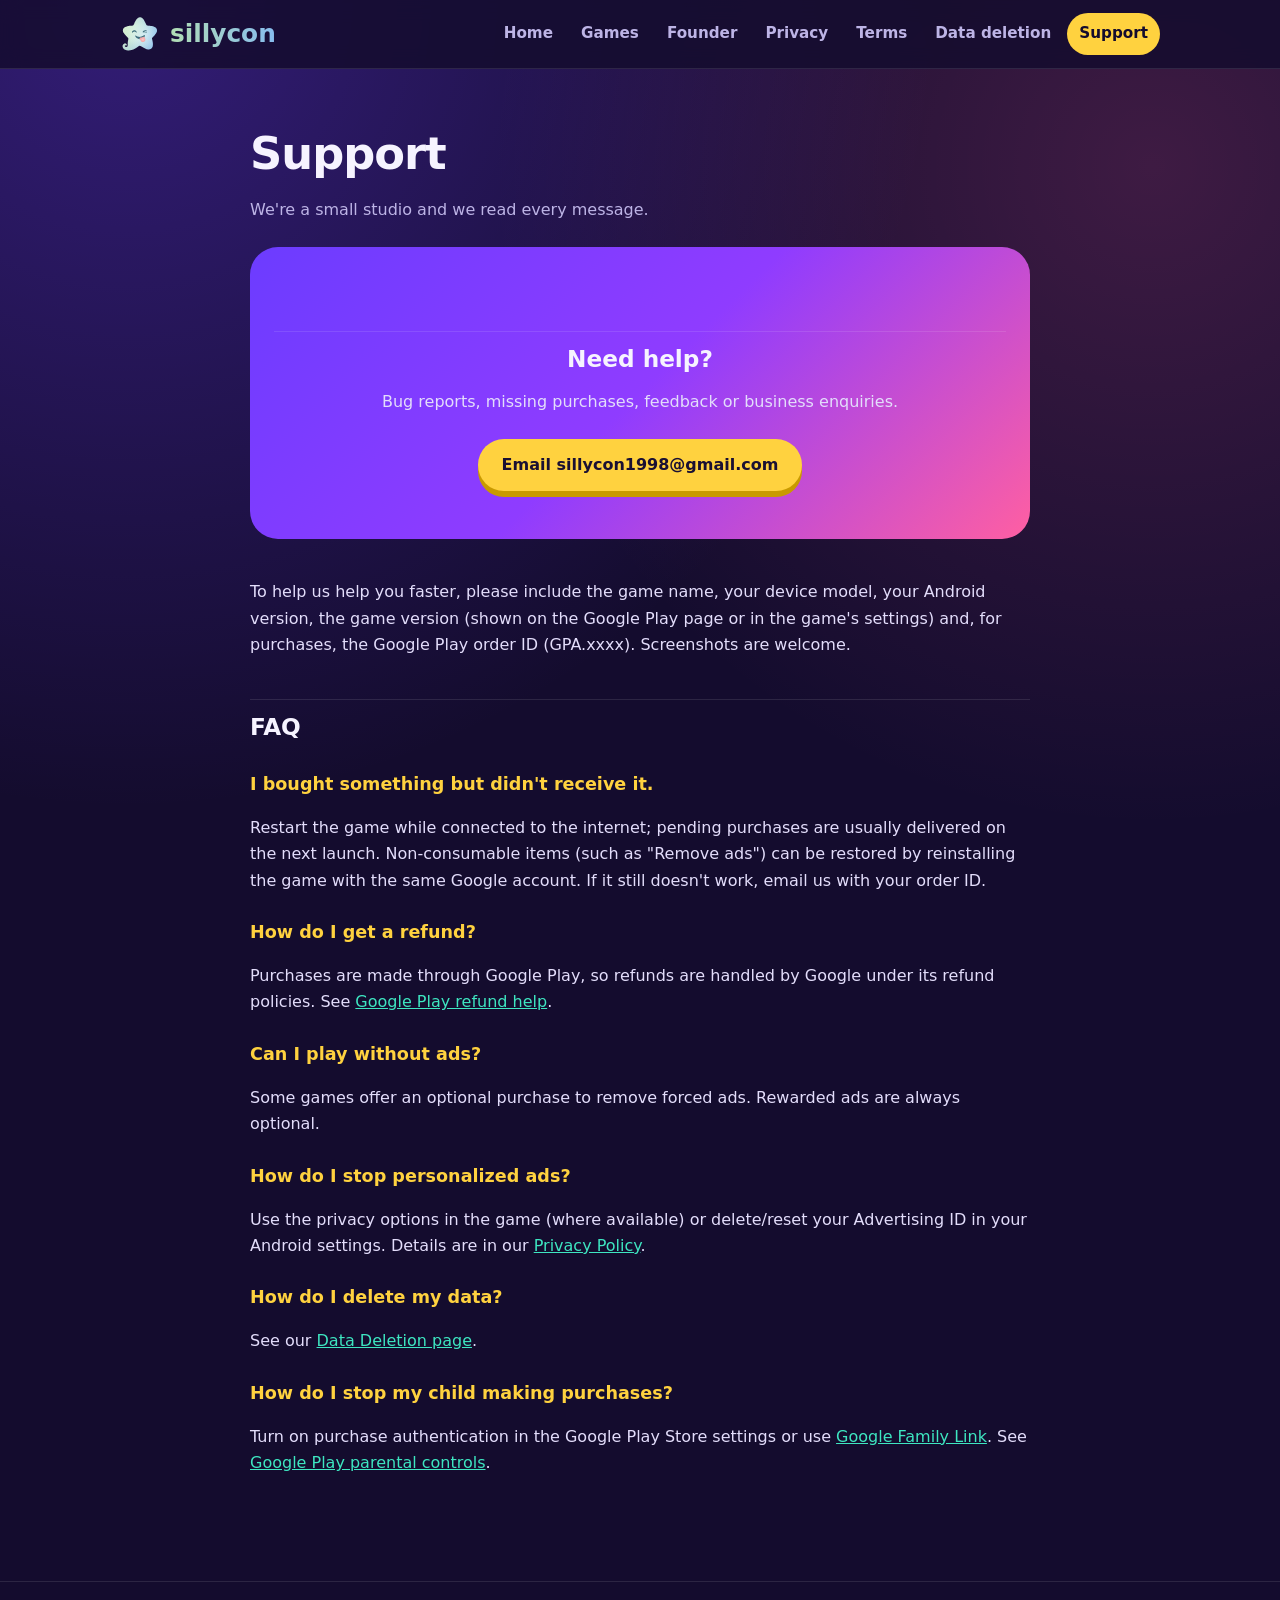
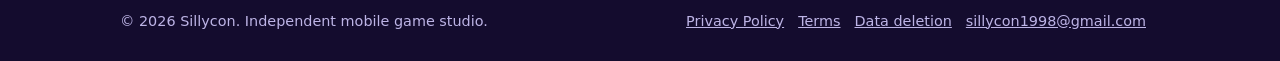
<file: support.html>
<!doctype html>
<html lang="en">
<head>
<meta charset="utf-8">
<meta name="viewport" content="width=device-width,initial-scale=1">
<title>Support | Sillycon</title>
<meta name="description" content="Get help with Sillycon games.">
<meta name="theme-color" content="#140c2e">
<link rel="canonical" href="https://zakriyaamir.github.io/sillycon/support.html">
<meta property="og:type" content="website">
<meta property="og:site_name" content="Sillycon">
<meta property="og:title" content="Support | Sillycon">
<meta property="og:description" content="Get help with Sillycon games.">
<meta property="og:url" content="https://zakriyaamir.github.io/sillycon/support.html">
<meta property="og:image" content="https://zakriyaamir.github.io/sillycon/assets/og.jpg">
<meta name="twitter:card" content="summary_large_image">
<link rel="icon" href="./assets/favicon.svg" type="image/svg+xml"><link rel="icon" href="./assets/favicon-32.png" sizes="32x32" type="image/png"><link rel="apple-touch-icon" href="./assets/apple-touch-icon.png">
<link rel="stylesheet" href="./assets/style.css">
</head>
<body>
<a href="#content" style="position:absolute;left:-9999px">Skip to content</a>
<header class="site"><div class="wrap">
<a class="brand" href="./index.html" aria-label="Sillycon home"><img src="./assets/sillycon-star.svg" alt="" width="40" height="40"><span>sillycon</span></a>
<nav class="main" aria-label="Main"><a href="./index.html">Home</a><a href="./index.html#games">Games</a><a href="./index.html#founder">Founder</a><a href="./privacy-policy.html">Privacy</a><a href="./terms.html">Terms</a><a href="./data-deletion.html">Data deletion</a><a href="./support.html" aria-current="page">Support</a></nav>
</div></header>
<div id="content"></div>
<main class="wrap doc"><h1>Support</h1>
<p class="meta">We're a small studio and we read every message.</p>
<div class="contact" style="margin-top:8px">
<h2>Need help?</h2>
<p>Bug reports, missing purchases, feedback or business enquiries.</p>
<a class="btn" href="mailto:sillycon1998@gmail.com?subject=Support%20Request">Email sillycon1998@gmail.com</a>
</div>
<p>To help us help you faster, please include the game name, your device model, your Android version, the game version (shown on the Google Play page or in the game's settings) and, for purchases, the Google Play order ID (GPA.xxxx). Screenshots are welcome.</p>

<h2>FAQ</h2>
<h3>I bought something but didn't receive it.</h3>
<p>Restart the game while connected to the internet; pending purchases are usually delivered on the next launch. Non-consumable items (such as "Remove ads") can be restored by reinstalling the game with the same Google account. If it still doesn't work, email us with your order ID.</p>
<h3>How do I get a refund?</h3>
<p>Purchases are made through Google Play, so refunds are handled by Google under its refund policies. See <a href="https://support.google.com/googleplay/answer/2479637" target="_blank" rel="noopener">Google Play refund help</a>.</p>
<h3>Can I play without ads?</h3>
<p>Some games offer an optional purchase to remove forced ads. Rewarded ads are always optional.</p>
<h3>How do I stop personalized ads?</h3>
<p>Use the privacy options in the game (where available) or delete/reset your Advertising ID in your Android settings. Details are in our <a href="privacy-policy.html#consent">Privacy Policy</a>.</p>
<h3>How do I delete my data?</h3>
<p>See our <a href="data-deletion.html">Data Deletion page</a>.</p>
<h3>How do I stop my child making purchases?</h3>
<p>Turn on purchase authentication in the Google Play Store settings or use <a href="https://families.google/familylink/" target="_blank" rel="noopener">Google Family Link</a>. See <a href="https://support.google.com/googleplay/answer/1075738" target="_blank" rel="noopener">Google Play parental controls</a>.</p>
</main>
<footer class="site"><div class="wrap">
<div>&copy; 2026 Sillycon. Independent mobile game studio.</div>
<div><a href="./privacy-policy.html">Privacy Policy</a><a href="./terms.html">Terms</a><a href="./data-deletion.html">Data deletion</a><a href="mailto:sillycon1998@gmail.com">sillycon1998@gmail.com</a></div>
</div></footer>
</body>
</html>
</file>
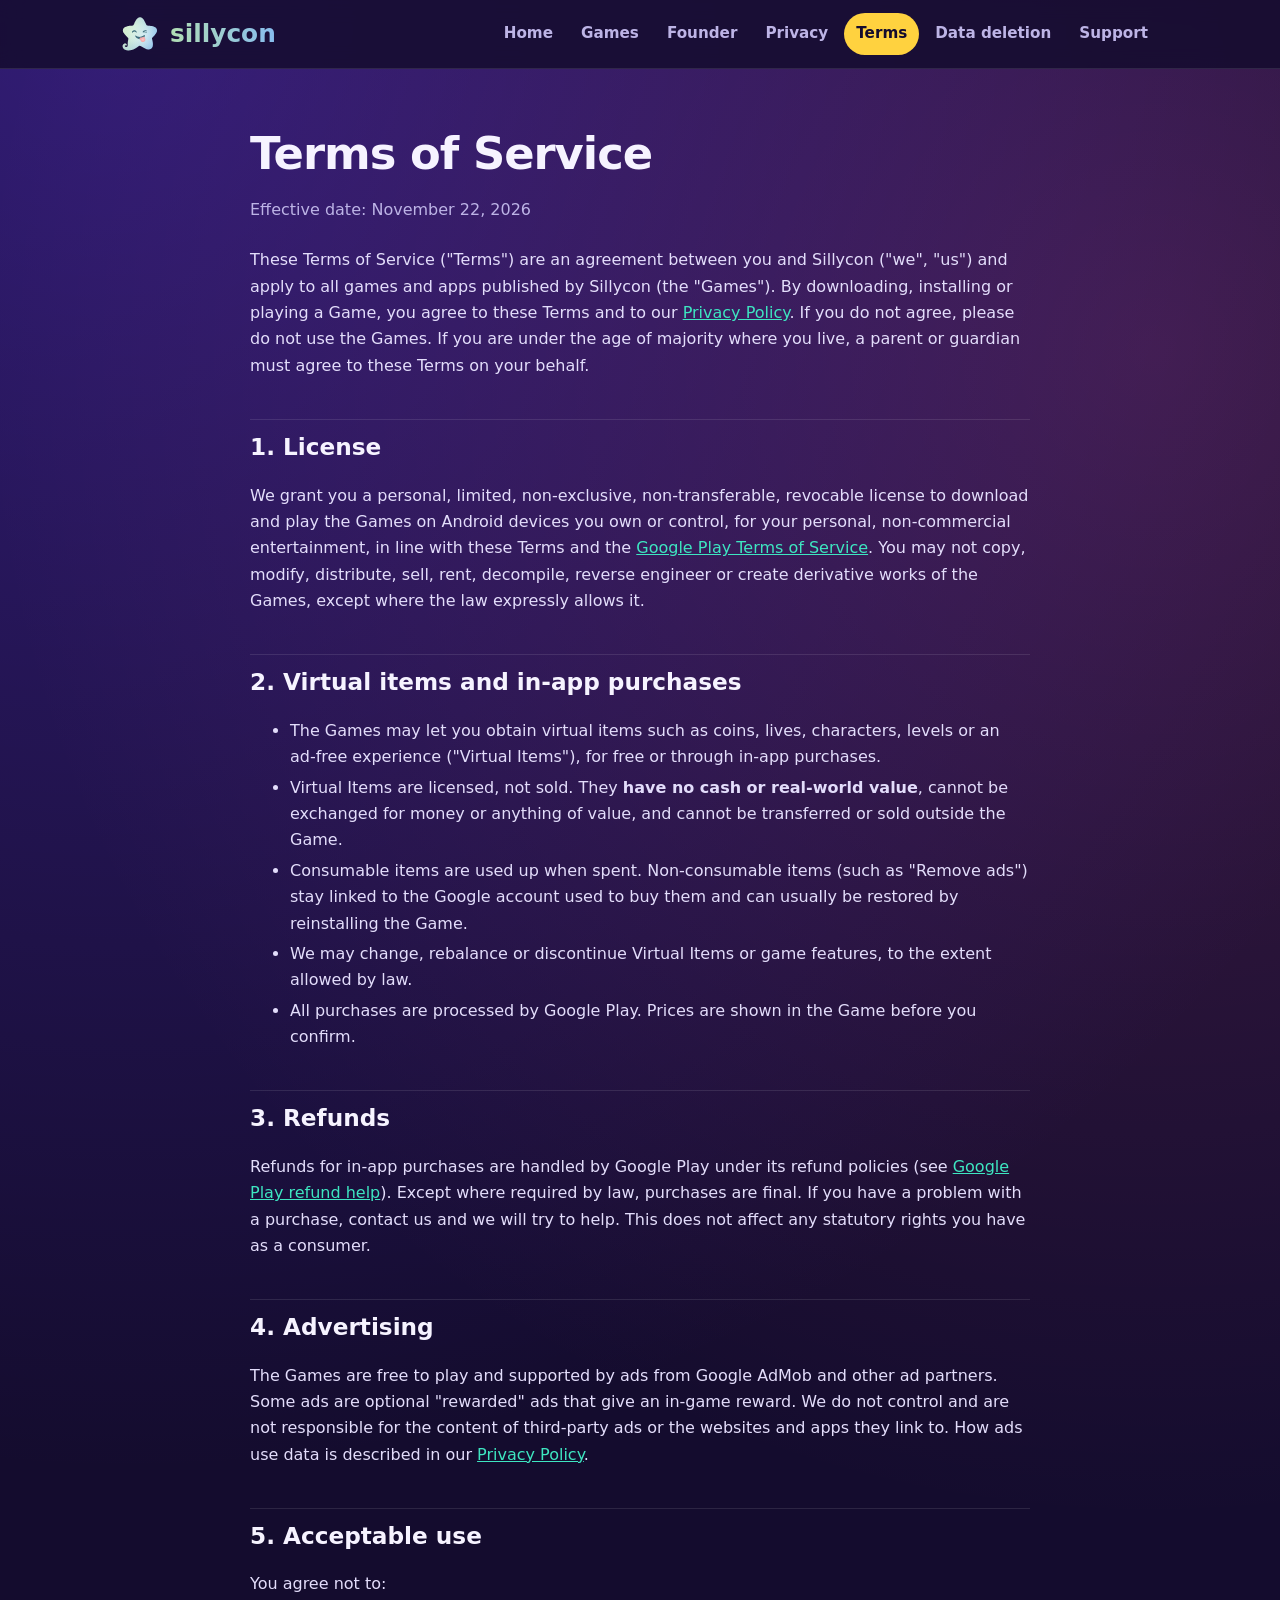
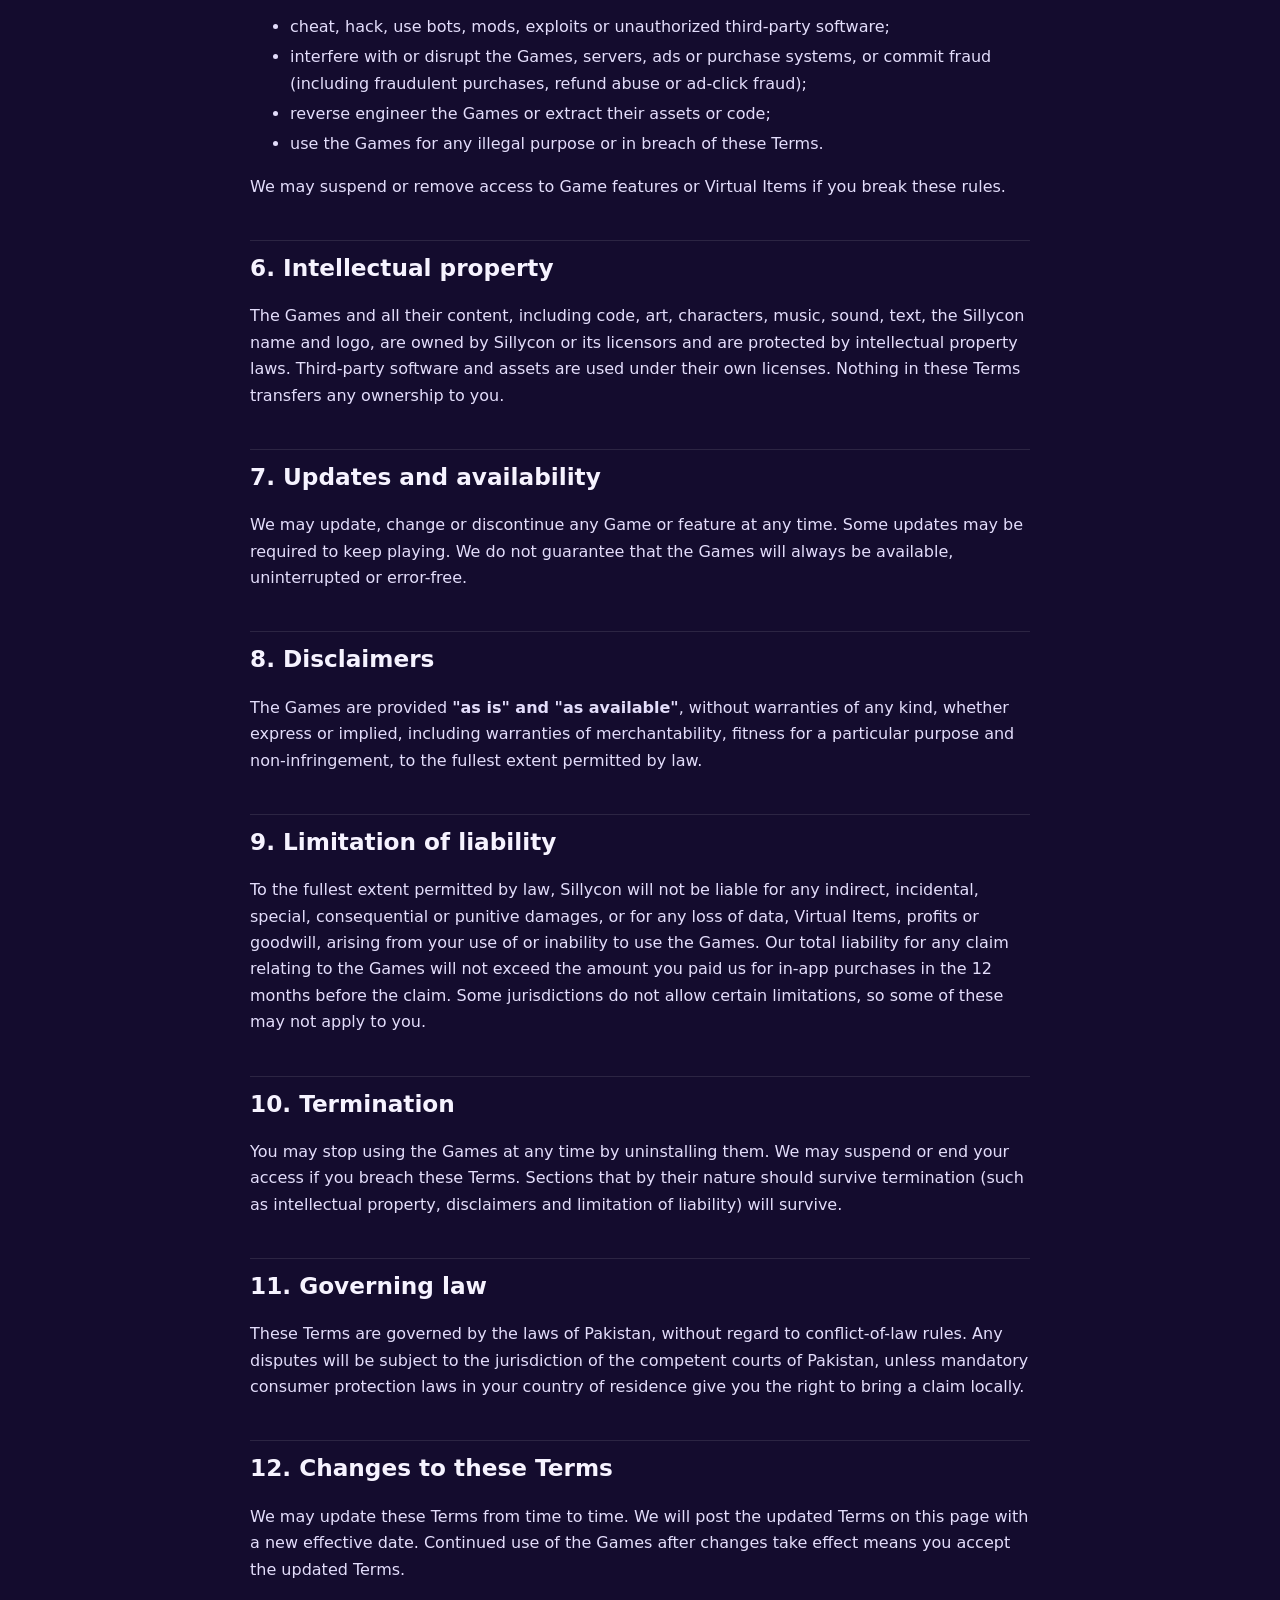
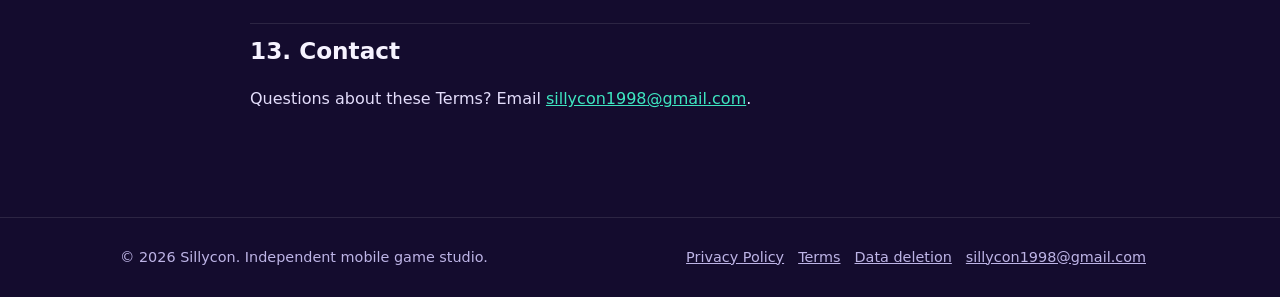
<file: terms.html>
<!doctype html>
<html lang="en">
<head>
<meta charset="utf-8">
<meta name="viewport" content="width=device-width,initial-scale=1">
<title>Terms of Service | Sillycon</title>
<meta name="description" content="Terms of Service for Sillycon games.">
<meta name="theme-color" content="#140c2e">
<link rel="canonical" href="https://zakriyaamir.github.io/sillycon/terms.html">
<meta property="og:type" content="website">
<meta property="og:site_name" content="Sillycon">
<meta property="og:title" content="Terms of Service | Sillycon">
<meta property="og:description" content="Terms of Service for Sillycon games.">
<meta property="og:url" content="https://zakriyaamir.github.io/sillycon/terms.html">
<meta property="og:image" content="https://zakriyaamir.github.io/sillycon/assets/og.jpg">
<meta name="twitter:card" content="summary_large_image">
<link rel="icon" href="./assets/favicon.svg" type="image/svg+xml"><link rel="icon" href="./assets/favicon-32.png" sizes="32x32" type="image/png"><link rel="apple-touch-icon" href="./assets/apple-touch-icon.png">
<link rel="stylesheet" href="./assets/style.css">
</head>
<body>
<a href="#content" style="position:absolute;left:-9999px">Skip to content</a>
<header class="site"><div class="wrap">
<a class="brand" href="./index.html" aria-label="Sillycon home"><img src="./assets/sillycon-star.svg" alt="" width="40" height="40"><span>sillycon</span></a>
<nav class="main" aria-label="Main"><a href="./index.html">Home</a><a href="./index.html#games">Games</a><a href="./index.html#founder">Founder</a><a href="./privacy-policy.html">Privacy</a><a href="./terms.html" aria-current="page">Terms</a><a href="./data-deletion.html">Data deletion</a><a href="./support.html">Support</a></nav>
</div></header>
<div id="content"></div>
<main class="wrap doc"><h1>Terms of Service</h1>
<p class="meta">Effective date: November 22, 2026</p>
<p>These Terms of Service ("Terms") are an agreement between you and Sillycon ("we", "us") and apply to all games and apps published by Sillycon (the "Games"). By downloading, installing or playing a Game, you agree to these Terms and to our <a href="privacy-policy.html">Privacy Policy</a>. If you do not agree, please do not use the Games. If you are under the age of majority where you live, a parent or guardian must agree to these Terms on your behalf.</p>

<h2>1. License</h2>
<p>We grant you a personal, limited, non-exclusive, non-transferable, revocable license to download and play the Games on Android devices you own or control, for your personal, non-commercial entertainment, in line with these Terms and the <a href="https://play.google.com/about/play-terms/" target="_blank" rel="noopener">Google Play Terms of Service</a>. You may not copy, modify, distribute, sell, rent, decompile, reverse engineer or create derivative works of the Games, except where the law expressly allows it.</p>

<h2>2. Virtual items and in-app purchases</h2>
<ul>
<li>The Games may let you obtain virtual items such as coins, lives, characters, levels or an ad-free experience ("Virtual Items"), for free or through in-app purchases.</li>
<li>Virtual Items are licensed, not sold. They <strong>have no cash or real-world value</strong>, cannot be exchanged for money or anything of value, and cannot be transferred or sold outside the Game.</li>
<li>Consumable items are used up when spent. Non-consumable items (such as "Remove ads") stay linked to the Google account used to buy them and can usually be restored by reinstalling the Game.</li>
<li>We may change, rebalance or discontinue Virtual Items or game features, to the extent allowed by law.</li>
<li>All purchases are processed by Google Play. Prices are shown in the Game before you confirm.</li>
</ul>

<h2>3. Refunds</h2>
<p>Refunds for in-app purchases are handled by Google Play under its refund policies (see <a href="https://support.google.com/googleplay/answer/2479637" target="_blank" rel="noopener">Google Play refund help</a>). Except where required by law, purchases are final. If you have a problem with a purchase, contact us and we will try to help. This does not affect any statutory rights you have as a consumer.</p>

<h2>4. Advertising</h2>
<p>The Games are free to play and supported by ads from Google AdMob and other ad partners. Some ads are optional "rewarded" ads that give an in-game reward. We do not control and are not responsible for the content of third-party ads or the websites and apps they link to. How ads use data is described in our <a href="privacy-policy.html#ads">Privacy Policy</a>.</p>

<h2>5. Acceptable use</h2>
<p>You agree not to:</p>
<ul>
<li>cheat, hack, use bots, mods, exploits or unauthorized third-party software;</li>
<li>interfere with or disrupt the Games, servers, ads or purchase systems, or commit fraud (including fraudulent purchases, refund abuse or ad-click fraud);</li>
<li>reverse engineer the Games or extract their assets or code;</li>
<li>use the Games for any illegal purpose or in breach of these Terms.</li>
</ul>
<p>We may suspend or remove access to Game features or Virtual Items if you break these rules.</p>

<h2>6. Intellectual property</h2>
<p>The Games and all their content, including code, art, characters, music, sound, text, the Sillycon name and logo, are owned by Sillycon or its licensors and are protected by intellectual property laws. Third-party software and assets are used under their own licenses. Nothing in these Terms transfers any ownership to you.</p>

<h2>7. Updates and availability</h2>
<p>We may update, change or discontinue any Game or feature at any time. Some updates may be required to keep playing. We do not guarantee that the Games will always be available, uninterrupted or error-free.</p>

<h2>8. Disclaimers</h2>
<p>The Games are provided <strong>"as is" and "as available"</strong>, without warranties of any kind, whether express or implied, including warranties of merchantability, fitness for a particular purpose and non-infringement, to the fullest extent permitted by law.</p>

<h2>9. Limitation of liability</h2>
<p>To the fullest extent permitted by law, Sillycon will not be liable for any indirect, incidental, special, consequential or punitive damages, or for any loss of data, Virtual Items, profits or goodwill, arising from your use of or inability to use the Games. Our total liability for any claim relating to the Games will not exceed the amount you paid us for in-app purchases in the 12 months before the claim. Some jurisdictions do not allow certain limitations, so some of these may not apply to you.</p>

<h2>10. Termination</h2>
<p>You may stop using the Games at any time by uninstalling them. We may suspend or end your access if you breach these Terms. Sections that by their nature should survive termination (such as intellectual property, disclaimers and limitation of liability) will survive.</p>

<h2>11. Governing law</h2>
<p>These Terms are governed by the laws of Pakistan, without regard to conflict-of-law rules. Any disputes will be subject to the jurisdiction of the competent courts of Pakistan, unless mandatory consumer protection laws in your country of residence give you the right to bring a claim locally.</p>

<h2>12. Changes to these Terms</h2>
<p>We may update these Terms from time to time. We will post the updated Terms on this page with a new effective date. Continued use of the Games after changes take effect means you accept the updated Terms.</p>

<h2>13. Contact</h2>
<p>Questions about these Terms? Email <a href="mailto:sillycon1998@gmail.com">sillycon1998@gmail.com</a>.</p>
</main>
<footer class="site"><div class="wrap">
<div>&copy; 2026 Sillycon. Independent mobile game studio.</div>
<div><a href="./privacy-policy.html">Privacy Policy</a><a href="./terms.html">Terms</a><a href="./data-deletion.html">Data deletion</a><a href="mailto:sillycon1998@gmail.com">sillycon1998@gmail.com</a></div>
</div></footer>
</body>
</html>
</file>
<file: assets/style.css>
:root{--bg:#140c2e;--bg2:#1d1442;--card:#241a52;--ink:#f6f3ff;--muted:#bdb4e6;--y:#ffd23f;--p:#ff5fa2;--t:#3ee6c1;--v:#6c3cff;--line:rgba(255,255,255,.1);--r:18px;--max:1080px}
*{box-sizing:border-box}html{scroll-behavior:smooth}
body{margin:0;font:16px/1.65 system-ui,-apple-system,"Segoe UI",Roboto,"Helvetica Neue",Arial,sans-serif;color:var(--ink);background:var(--bg);background-image:radial-gradient(circle at 10% 0%,rgba(108,60,255,.35),transparent 40%),radial-gradient(circle at 90% 10%,rgba(255,95,162,.18),transparent 35%);background-repeat:no-repeat;min-height:100vh;display:flex;flex-direction:column}
a{color:var(--t)}a:hover{color:var(--y)}
.wrap{max-width:var(--max);margin:0 auto;padding:0 20px;width:100%}
header.site{position:sticky;top:0;z-index:10;background:rgba(20,12,46,.85);backdrop-filter:blur(10px);border-bottom:1px solid var(--line)}
header.site .wrap{display:flex;align-items:center;justify-content:space-between;gap:16px;min-height:68px;flex-wrap:wrap}
.brand{display:flex;align-items:center;gap:10px;text-decoration:none;color:var(--ink);font-weight:900;font-size:1.45rem;letter-spacing:-.5px}
.brand img{width:40px;height:40px;transition:transform .35s cubic-bezier(.34,1.56,.64,1)}.brand:hover img{transform:rotate(-12deg) scale(1.1)}
.brand span{background:linear-gradient(90deg,#B1DDB4,#87BCEF);-webkit-background-clip:text;background-clip:text;color:transparent;font-size:1.55rem;letter-spacing:0}
nav.main{display:flex;gap:4px;flex-wrap:wrap}
nav.main a{color:var(--muted);text-decoration:none;font-weight:600;font-size:.95rem;padding:8px 12px;border-radius:999px}
nav.main a:hover,nav.main a[aria-current]{color:var(--bg);background:var(--y)}
main{flex:1}
.hero{padding:84px 0 56px;text-align:center}
.hero h1{font-size:clamp(2.4rem,6vw,4.2rem);line-height:1.05;margin:0 0 18px;font-weight:900;letter-spacing:-1.5px}
.hero h1 .hl{background:linear-gradient(90deg,#B1DDB4,#87BCEF);-webkit-background-clip:text;background-clip:text;color:transparent}
.hero p{max-width:640px;margin:0 auto 28px;color:var(--muted);font-size:1.15rem}
.btn{display:inline-block;padding:13px 24px;border-radius:999px;font-weight:800;text-decoration:none;background:var(--y);color:#1a1033;box-shadow:0 6px 0 #c99a00;transition:transform .15s,box-shadow .15s;margin:4px}
.btn:hover{transform:translateY(2px);box-shadow:0 4px 0 #c99a00;color:#1a1033}
.btn.alt{background:transparent;color:var(--ink);border:2px solid var(--line);box-shadow:none}.btn.alt:hover{border-color:var(--t);color:var(--t)}
.blobs{display:flex;justify-content:center;gap:14px;margin-bottom:26px}
.blobs i{width:16px;height:16px;border-radius:50%;display:block;animation:bob 2.4s ease-in-out infinite}
.blobs i:nth-child(1){background:var(--y)}.blobs i:nth-child(2){background:var(--p);animation-delay:.2s}.blobs i:nth-child(3){background:var(--t);animation-delay:.4s}.blobs i:nth-child(4){background:var(--v);animation-delay:.6s}
@keyframes bob{50%{transform:translateY(-10px)}}
@media (prefers-reduced-motion:reduce){.blobs i{animation:none}}
section{padding:48px 0}
h2.sec{font-size:clamp(1.7rem,3.5vw,2.3rem);margin:0 0 8px;font-weight:900;letter-spacing:-.5px}
.lead{color:var(--muted);margin:0 0 28px}
.grid{display:grid;gap:20px;grid-template-columns:repeat(auto-fit,minmax(240px,1fr))}
.card{background:var(--card);border:1px solid var(--line);border-radius:var(--r);padding:24px}
.card h3{margin:6px 0 6px;font-size:1.2rem}.card p{margin:0;color:var(--muted)}
.ico{font-size:1.8rem}
.game{display:grid;grid-template-columns:280px 1fr;gap:0;background:var(--card);border:1px solid var(--line);border-radius:var(--r);overflow:hidden}
.game img{width:100%;height:100%;object-fit:cover;display:block;background:var(--bg2)}
.game .body{padding:28px}
.game h3{margin:0 0 6px;font-size:1.6rem;font-weight:900}
.tag{display:inline-block;font-size:.78rem;font-weight:800;text-transform:uppercase;letter-spacing:.6px;padding:4px 10px;border-radius:999px;background:rgba(62,230,193,.15);color:var(--t);margin:0 6px 10px 0}
.tag.soon{background:rgba(255,210,63,.15);color:var(--y)}
.games{display:grid;gap:22px}
@media (max-width:640px){.game{grid-template-columns:1fr}.game img{max-height:260px}}
.contact{text-align:center;background:linear-gradient(135deg,var(--v),#8f3cff 50%,var(--p));border-radius:28px;padding:44px 24px;margin:20px 0 40px}
.contact h2{margin:0 0 8px;font-size:2rem;font-weight:900}.contact p{margin:0 0 20px;color:#f1eaff}
.doc{max-width:820px;padding:48px 20px 64px}
.doc h1{font-size:clamp(2rem,4.5vw,2.8rem);font-weight:900;letter-spacing:-1px;margin:0 0 6px}
.doc .meta{color:var(--muted);margin:0 0 24px}
.doc h2{margin:40px 0 10px;font-size:1.45rem;padding-top:8px;border-top:1px solid var(--line)}
.doc h3{margin:24px 0 6px;font-size:1.1rem;color:var(--y)}
.doc p,.doc li{color:#e3ddfb}.doc li{margin:4px 0}
.note{background:rgba(255,210,63,.1);border-left:4px solid var(--y);padding:14px 18px;border-radius:10px;margin:18px 0}
.toc{background:var(--card);border:1px solid var(--line);border-radius:var(--r);padding:18px 24px;margin:20px 0}
.toc ol{columns:2;column-gap:28px;margin:6px 0 0;padding-left:20px}.toc li{break-inside:avoid}
@media (max-width:640px){.toc ol{columns:1}}
table{width:100%;border-collapse:collapse;margin:12px 0;font-size:.95rem;display:block;overflow-x:auto}
th,td{text-align:left;padding:10px 12px;border-bottom:1px solid var(--line);vertical-align:top}
th{color:var(--y);font-size:.85rem;text-transform:uppercase;letter-spacing:.5px}
footer.site{border-top:1px solid var(--line);padding:28px 0;color:var(--muted);font-size:.9rem;margin-top:24px}
footer.site .wrap{display:flex;justify-content:space-between;gap:16px;flex-wrap:wrap}
footer.site a{color:var(--muted);margin-right:14px}footer.site a:hover{color:var(--y)}
.center{text-align:center}

.game .trailer{width:100%;height:auto;aspect-ratio:9/16;object-fit:contain;display:block;background:#000}
@media (max-width:640px){.game .trailer{max-height:none;max-width:360px;margin:0 auto}}
.game.feature{grid-template-columns:340px 1fr}
.feats{margin:4px 0 14px;padding-left:20px;color:var(--muted)}.feats li{margin:6px 0}.feats b{color:#fff}
.muted{color:var(--muted)}
.game .icon-wrap{display:flex;align-items:center;justify-content:center;padding:24px;background:var(--bg2)}
.game .icon-wrap img{width:180px;height:180px;border-radius:22%;box-shadow:0 10px 30px rgba(0,0,0,.35);object-fit:cover}
@media (max-width:640px){.game.feature{grid-template-columns:1fr}.game .icon-wrap img{max-height:none}}

/* Animated star mascot */
.hero{position:relative;overflow:hidden}
.star-stage{--s:290px;position:relative;height:calc(var(--s) + 22px);max-width:900px;margin:-18px auto 14px}
.star-stage .shadow{position:absolute;left:50%;top:calc(var(--s)*.93 - 4px);width:calc(var(--s)*.6);height:calc(var(--s)*.07);margin-left:calc(var(--s)*-.3);border-radius:50%;background:radial-gradient(closest-side,rgba(135,188,239,.42),rgba(135,188,239,0));will-change:transform,opacity}
.mascot{position:absolute;left:50%;top:0;width:var(--s);height:var(--s);margin-left:calc(var(--s)/-2);transform-origin:50% 93%;cursor:pointer;outline:none;-webkit-tap-highlight-color:transparent;will-change:transform;touch-action:manipulation}
.mascot:focus-visible .spin{outline:3px dashed rgba(177,221,180,.8);outline-offset:6px;border-radius:50%}
.mascot .spin{width:100%;height:100%;transform-origin:50% 55%;will-change:transform}
.mascot .halo{position:absolute;inset:-14%;border-radius:50%;background:radial-gradient(closest-side,rgba(135,188,239,.30),rgba(177,221,180,.12) 55%,rgba(177,221,180,0));pointer-events:none;animation:halo 4.5s ease-in-out infinite}
@keyframes halo{50%{transform:scale(1.07);opacity:.75}}
.ms{width:100%;height:100%;display:block;overflow:visible;filter:drop-shadow(0 14px 30px rgba(135,188,239,.38))}
.ms .st{opacity:0;transform:scale(.5);transform-box:fill-box;transform-origin:center;transition:opacity .14s ease,transform .26s cubic-bezier(.34,1.56,.64,1)}
.ms[data-le=open] .le .s-open,.ms[data-le=big] .le .s-open,.ms[data-le=happy] .le .s-happy,
.ms[data-re=open] .re .s-open,.ms[data-re=big] .re .s-open,.ms[data-re=happy] .re .s-happy,.ms[data-re=wink] .re .s-wink,
.ms[data-m=smile] .m-smile,.ms[data-m=talk] .m-talk,.ms[data-m=grin] .m-grin,.ms[data-m=cheeky] .m-cheeky,.ms[data-m=o] .m-o{opacity:1;transform:none}
.ms[data-le=big] .le .s-open,.ms[data-re=big] .re .s-open{transform:scale(1.16)}
.ms .ball{transform-box:fill-box;transform-origin:center;transition:transform .07s ease-in}
.ms.blink .ball{transform:scaleY(.08)}
.ms .m-talk .jaw{transform-box:fill-box;transform-origin:50% 0;animation:talk .32s ease-in-out infinite alternate}
@keyframes talk{from{transform:scaleY(.62)}to{transform:scaleY(1.04)}}
.ms .cheeks{opacity:var(--blush,.25)}
.ms .sparkle .sp{transform-box:fill-box;transform-origin:center;transform:scale(0);opacity:0}
.ms.spark .sparkle .sp{animation:spark .95s cubic-bezier(.34,1.56,.64,1) both}.ms.spark .sparkle .sp2{animation-delay:.12s}
@keyframes spark{0%{transform:scale(0) rotate(-45deg);opacity:0}35%{transform:scale(1.15) rotate(10deg);opacity:1}70%{transform:scale(.9) rotate(30deg);opacity:1}100%{transform:scale(0) rotate(60deg);opacity:0}}
.mascot .bubble{position:absolute;left:78%;top:-2%;white-space:nowrap;padding:9px 16px;border-radius:20px 20px 20px 6px;background:linear-gradient(135deg,#B1DDB4,#87BCEF);color:#173a45;font-weight:900;font-size:1.05rem;box-shadow:0 8px 24px rgba(20,12,46,.45);opacity:0;transform:scale(.3) translateY(14px);transform-origin:0 100%;transition:opacity .2s,transform .35s cubic-bezier(.34,1.56,.64,1);pointer-events:none}
.mascot .bubble.on{opacity:1;transform:none}
.mascot .bubble .hand{display:inline-block;transform-origin:70% 80%;animation:hand .5s ease-in-out infinite alternate}
@keyframes hand{from{transform:rotate(-12deg)}to{transform:rotate(18deg)}}
@media (prefers-reduced-motion:no-preference){.star-stage:not(.ready) .mascot,.star-stage:not(.ready) .shadow{visibility:hidden}}
@media (max-width:640px){.star-stage{--s:200px;margin:-34px auto 8px}.mascot .bubble{left:auto;right:-30%;top:-8%;font-size:.9rem;padding:7px 12px}}
@media (prefers-reduced-motion:reduce){.mascot .halo,.ms .m-talk .jaw,.mascot .bubble .hand{animation:none}.ms .st,.ms .ball{transition:none}}
/* Tall Crawl spider walk-by */
.star-stage .spider{--w:192px;position:absolute;left:0;top:calc(var(--s)*.93 - var(--w)*118/200);width:var(--w);height:calc(var(--w)*130/200);z-index:3;display:none;cursor:pointer;will-change:transform;pointer-events:auto}
.star-stage .spider.run{display:block}
.spider svg{width:100%;height:100%;display:block;overflow:visible;filter:drop-shadow(0 0 6px rgba(177,221,180,.4)) drop-shadow(0 6px 5px rgba(0,0,0,.45))}
@media (max-width:640px){.star-stage .spider{--w:128px}}
@media (prefers-reduced-motion:reduce){.star-stage .spider{display:none!important}}

#founder,#games,#featured,#contact{scroll-margin-top:88px}
@media (max-width:700px){#founder,#games,#featured,#contact{scroll-margin-top:168px}}
/* Founder / meet the developer */
.founder{display:grid;grid-template-columns:220px 1fr;gap:36px;align-items:start;background:var(--card);border:1px solid var(--line);border-radius:var(--r);padding:36px}
.founder-photo{width:220px;height:220px;object-fit:cover;border-radius:50%;display:block;justify-self:center;background:var(--bg2);box-shadow:0 0 0 4px #B1DDB4,0 0 0 10px rgba(135,188,239,.35),0 14px 36px rgba(0,0,0,.35)}
.founder .body{min-width:0}
.founder h3{margin:0 0 4px;font-size:1.7rem;font-weight:900;letter-spacing:-.4px}
.founder-role{margin:0 0 16px;font-weight:800;color:#3A6B7A;font-size:1.05rem;background:linear-gradient(90deg,#B1DDB4,#87BCEF);-webkit-background-clip:text;background-clip:text;-webkit-text-fill-color:transparent}
.founder .body>p{margin:0 0 14px;color:var(--muted)}
.founder-edu{padding:12px 16px;background:rgba(177,221,180,.1);border-left:4px solid #B1DDB4;border-radius:10px;color:var(--ink)!important}
.founder-edu strong{color:var(--ink)}
.founder-actions{display:flex;flex-wrap:wrap;gap:4px;margin:18px 0 0!important}
.founder-actions .btn{display:inline-flex;align-items:center;gap:8px}
.founder-actions .btn svg{flex-shrink:0}
@media (max-width:700px){.founder{grid-template-columns:1fr;padding:28px 22px;gap:22px;text-align:center;justify-items:center}.founder-photo{width:180px;height:180px}.founder-edu{text-align:left}.founder-actions{justify-content:center}}
</file>
